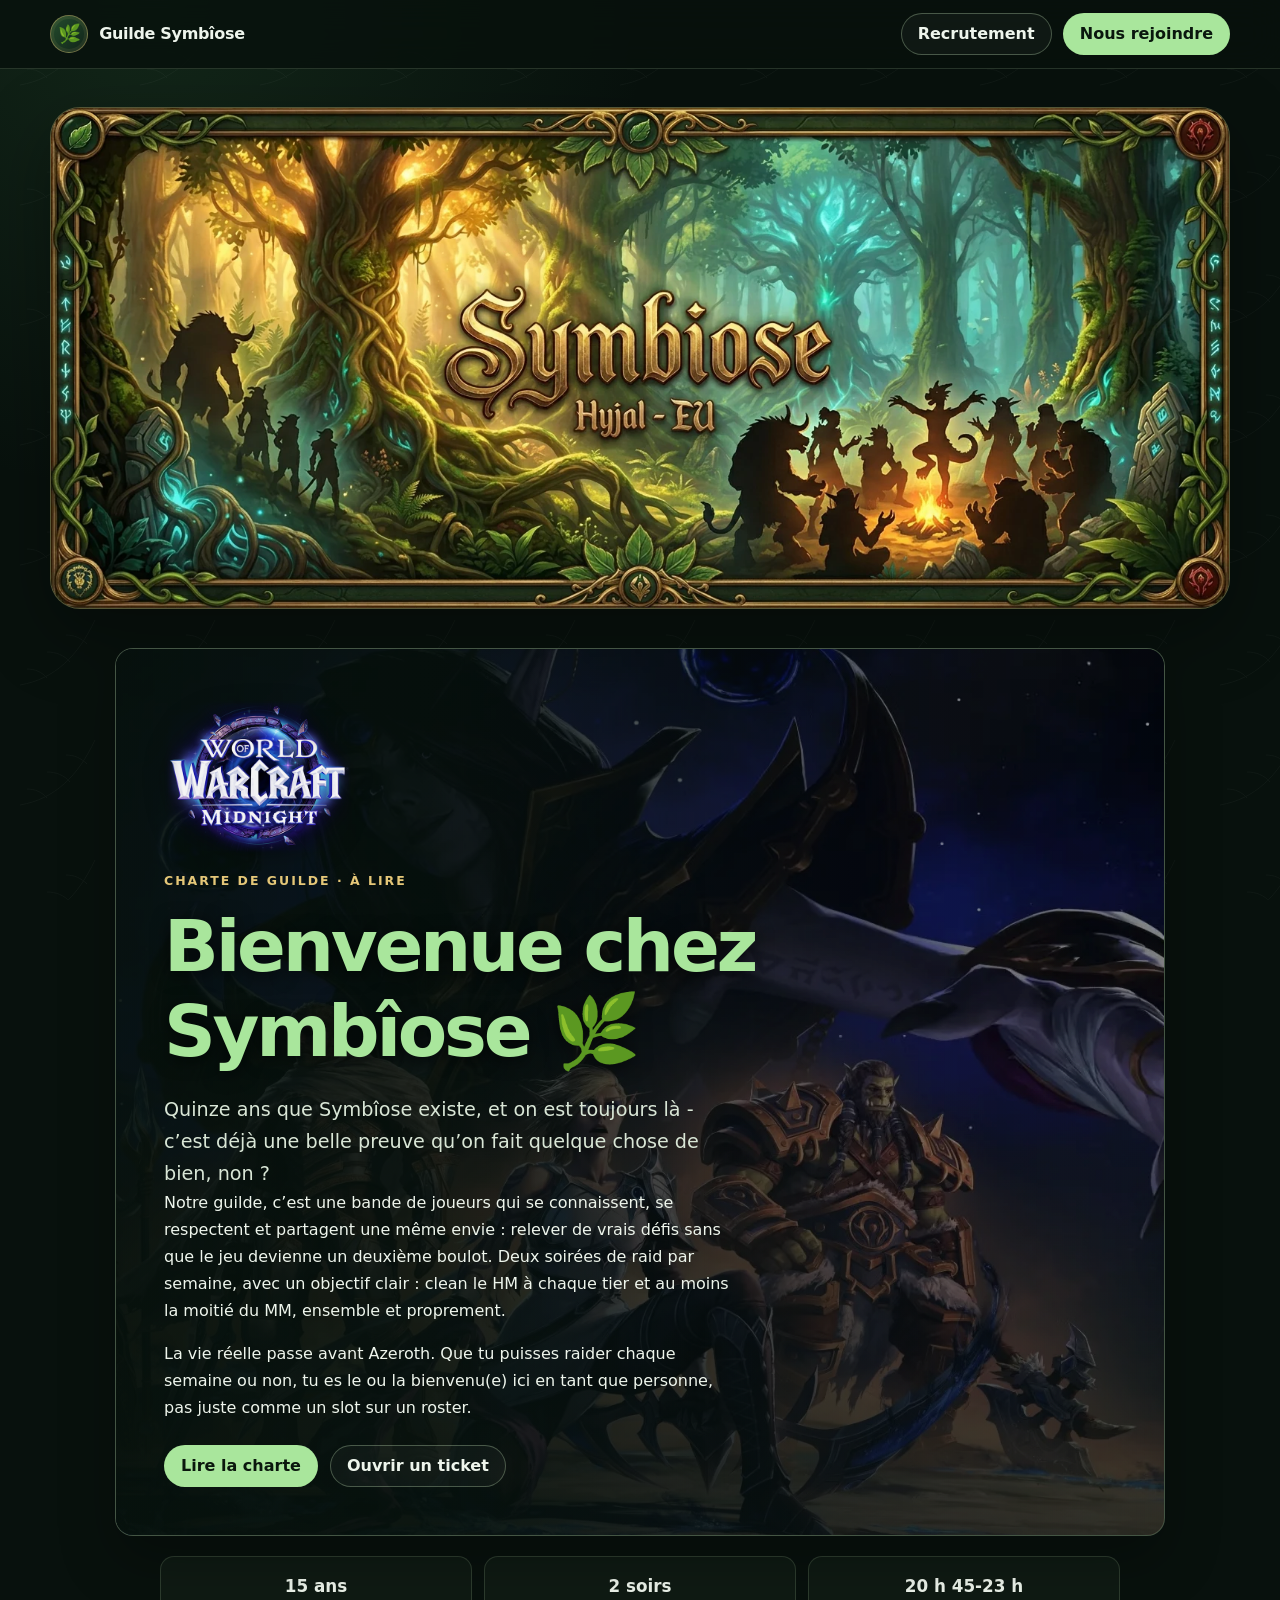
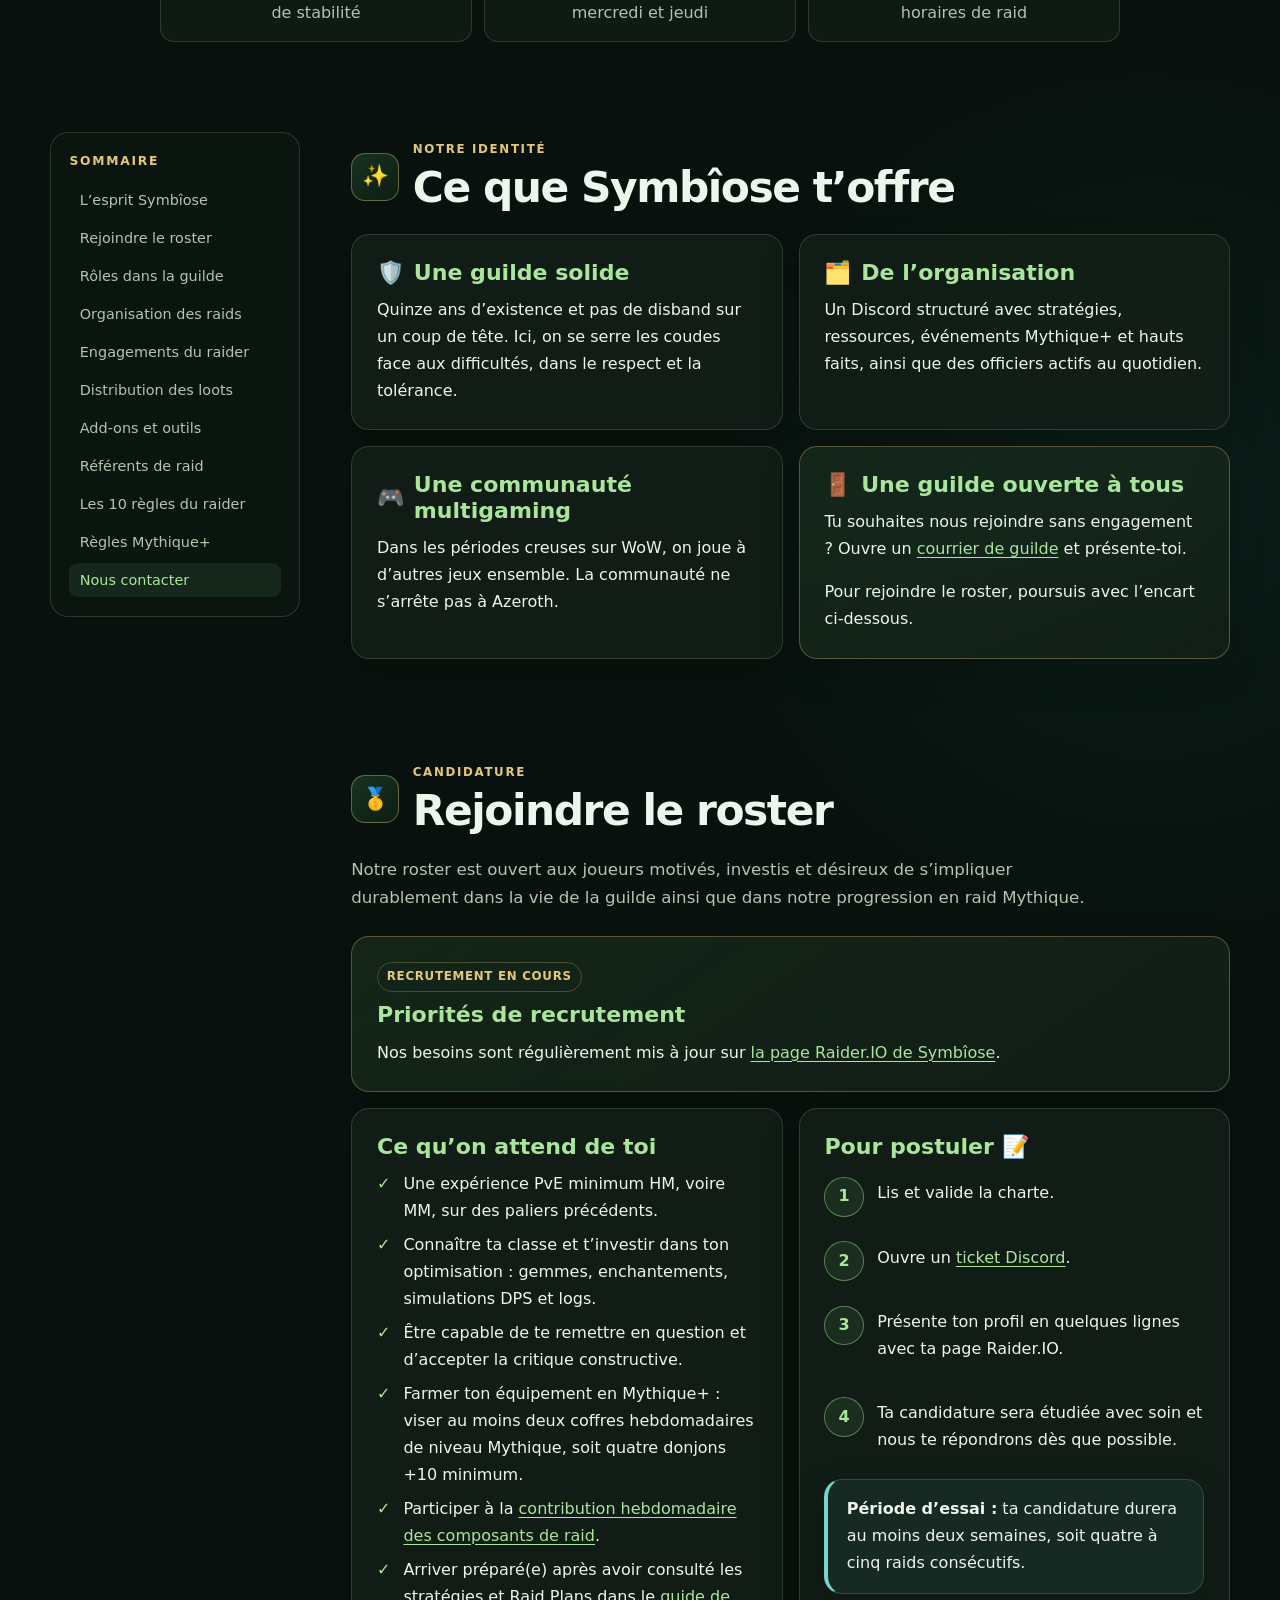
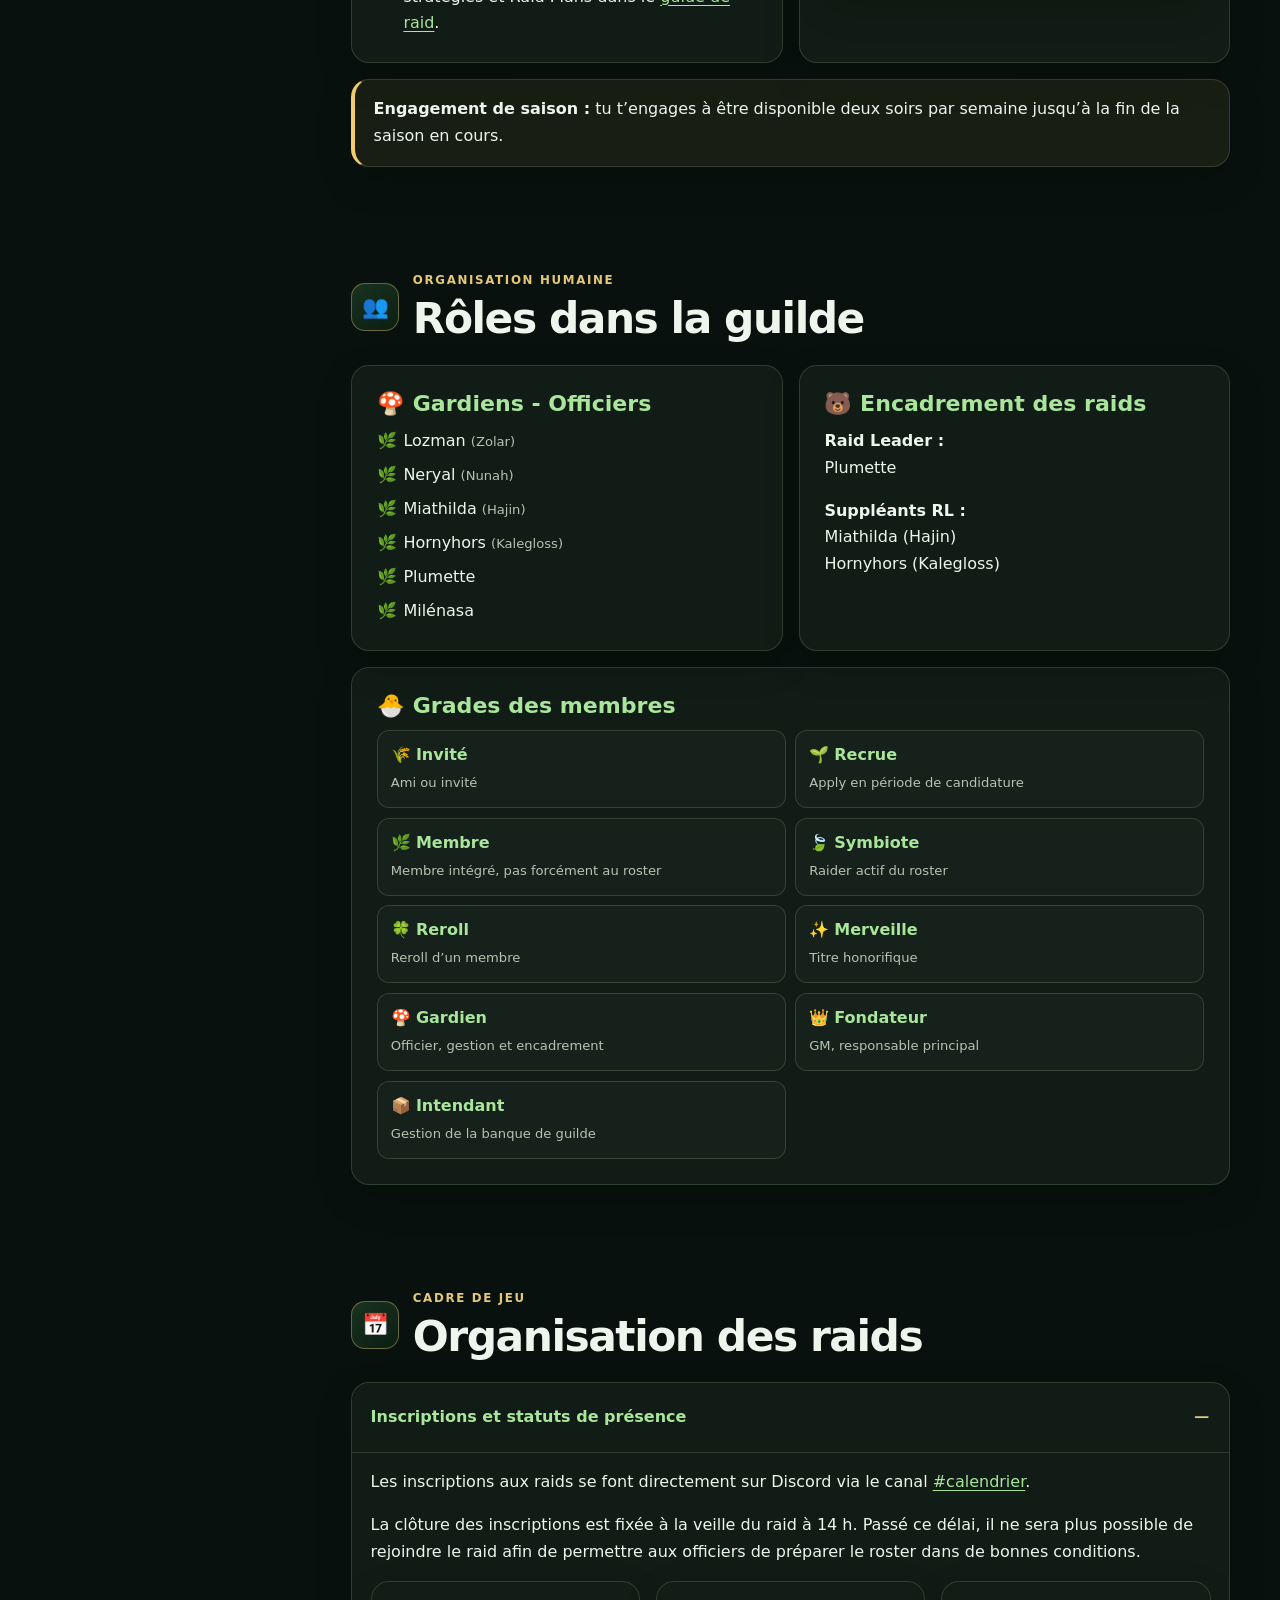
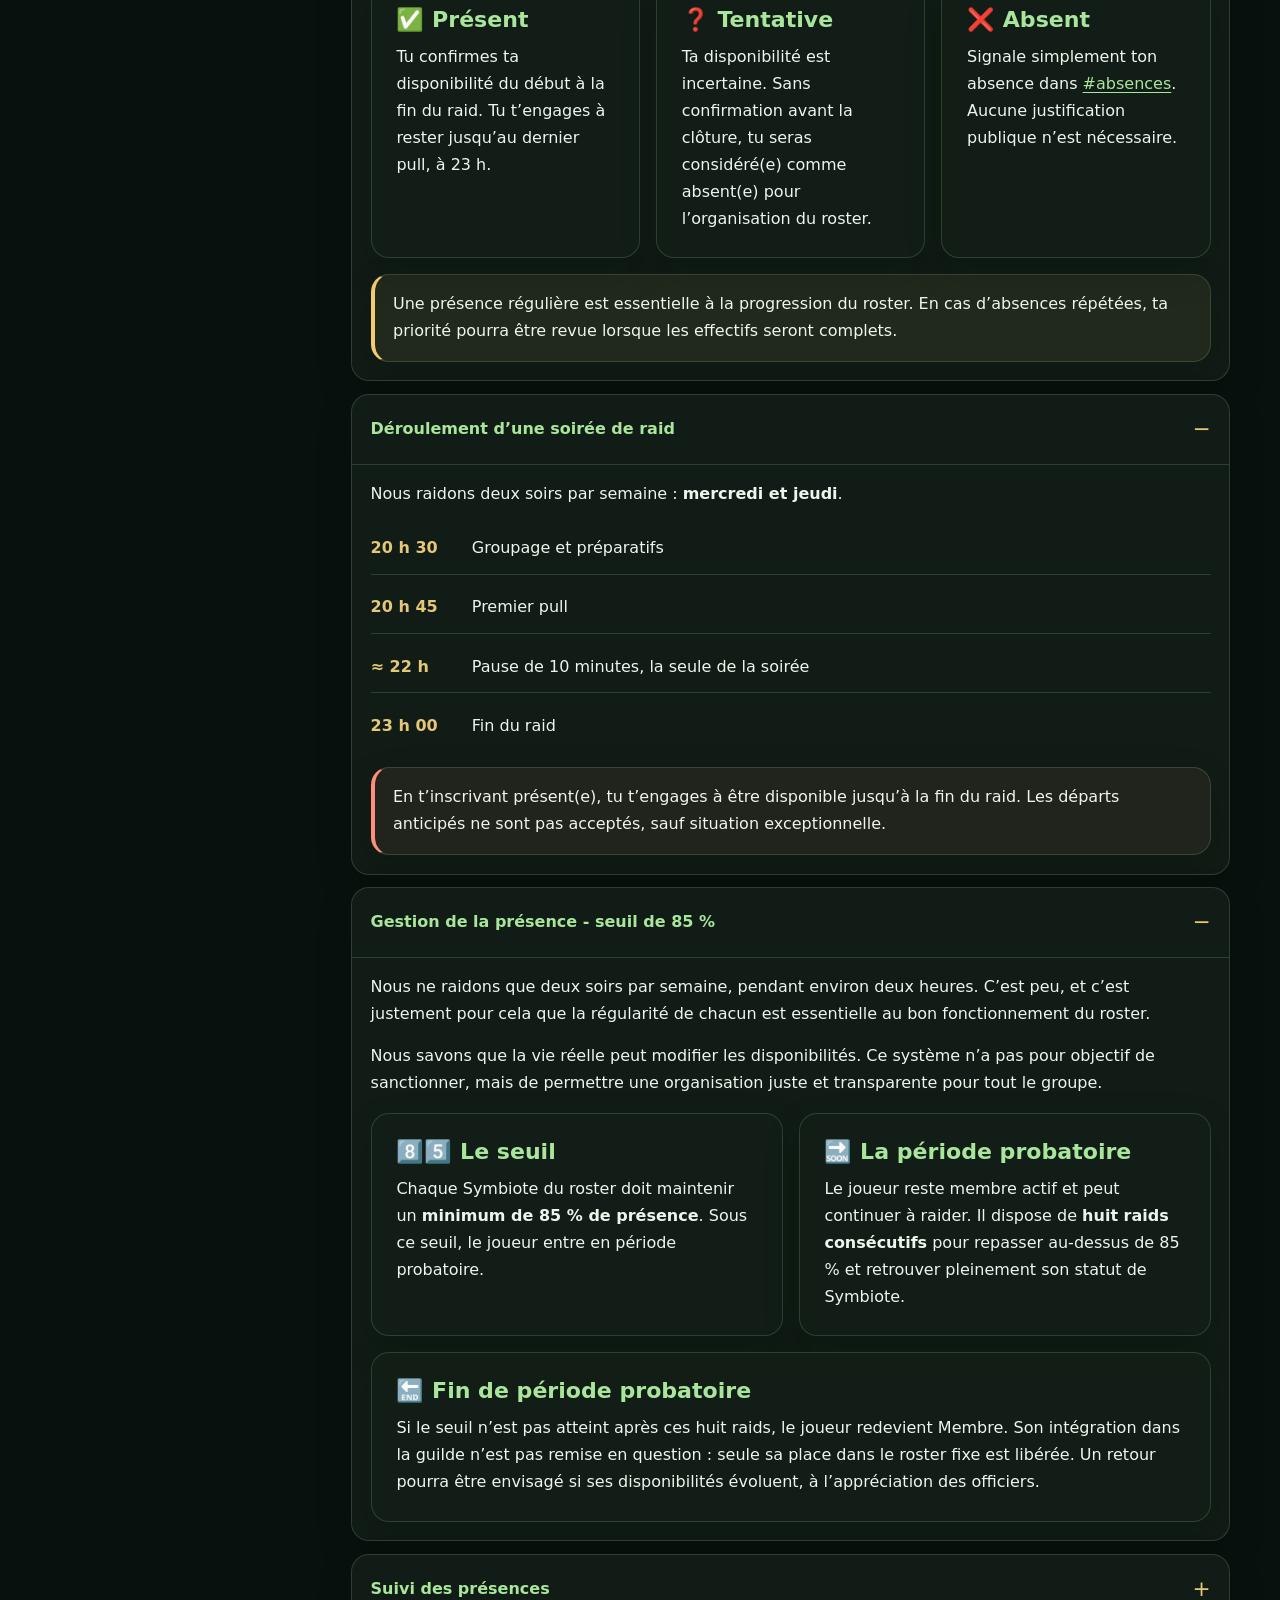
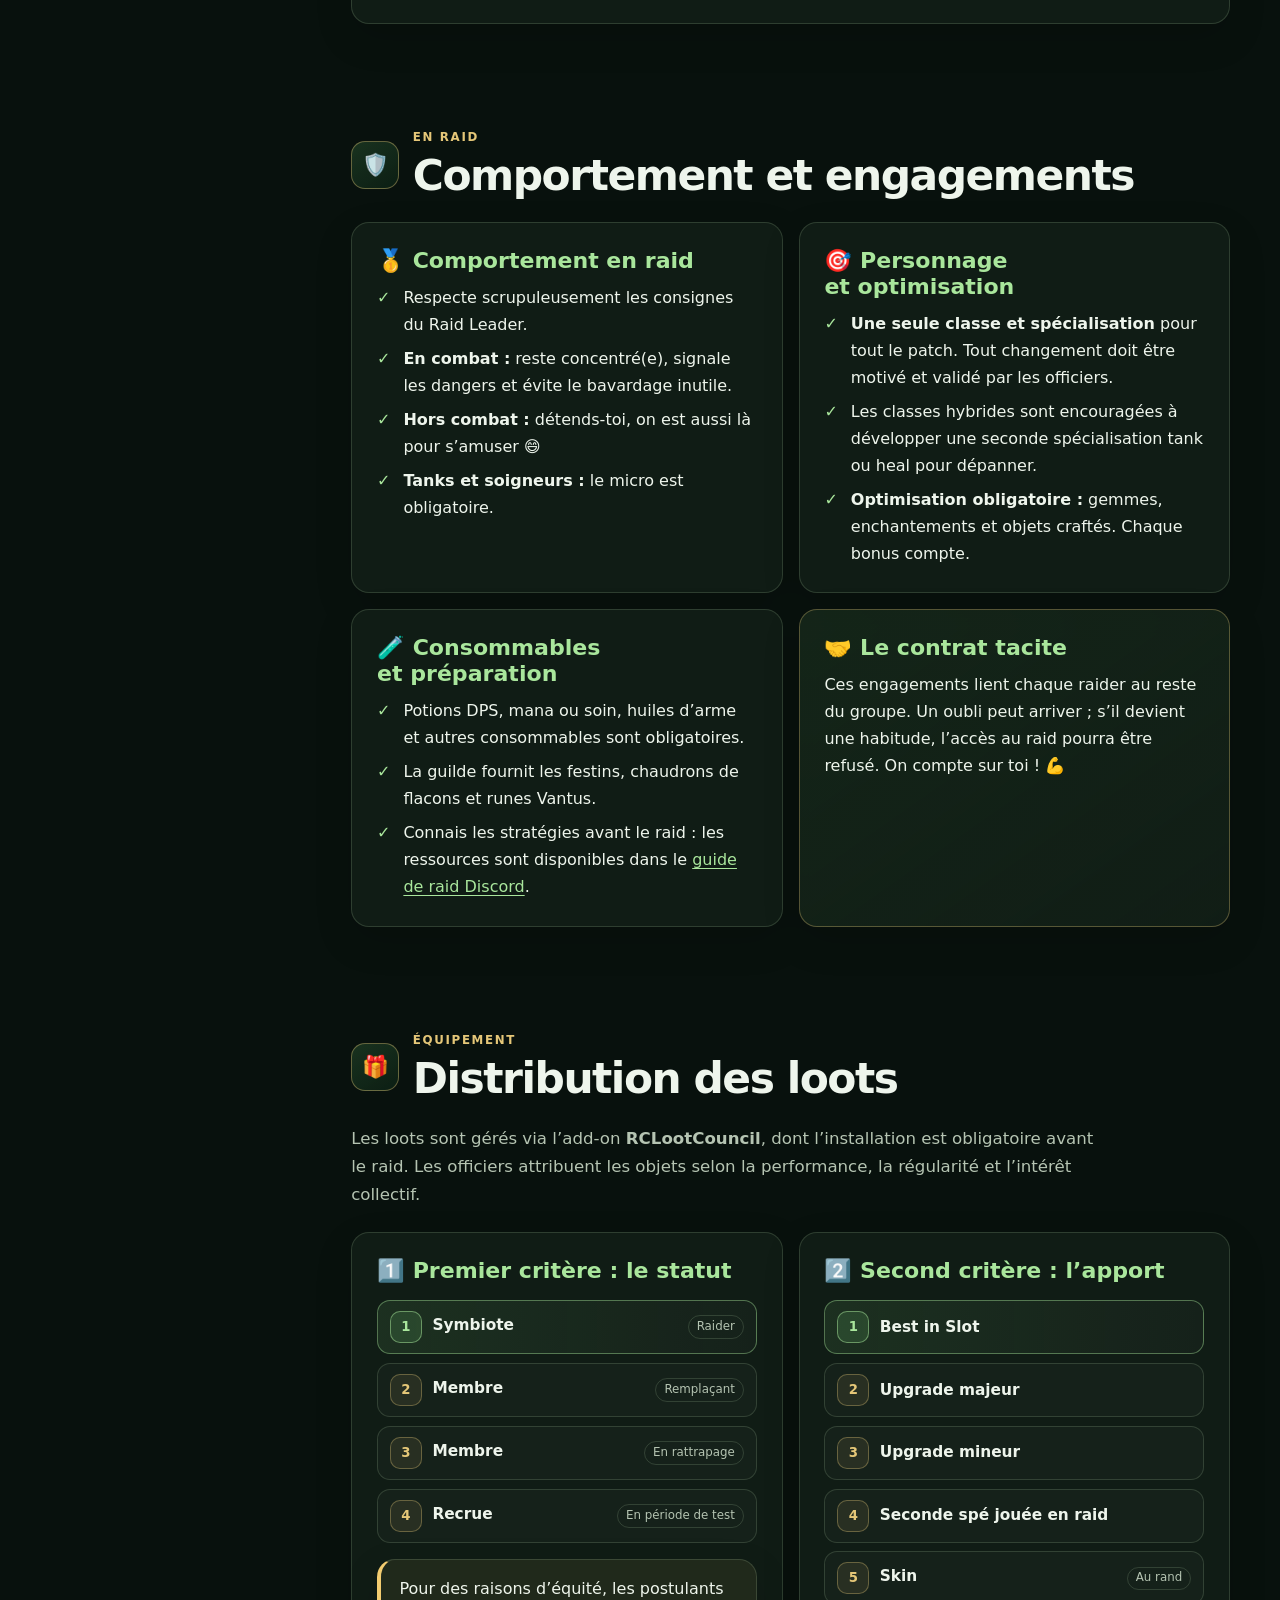
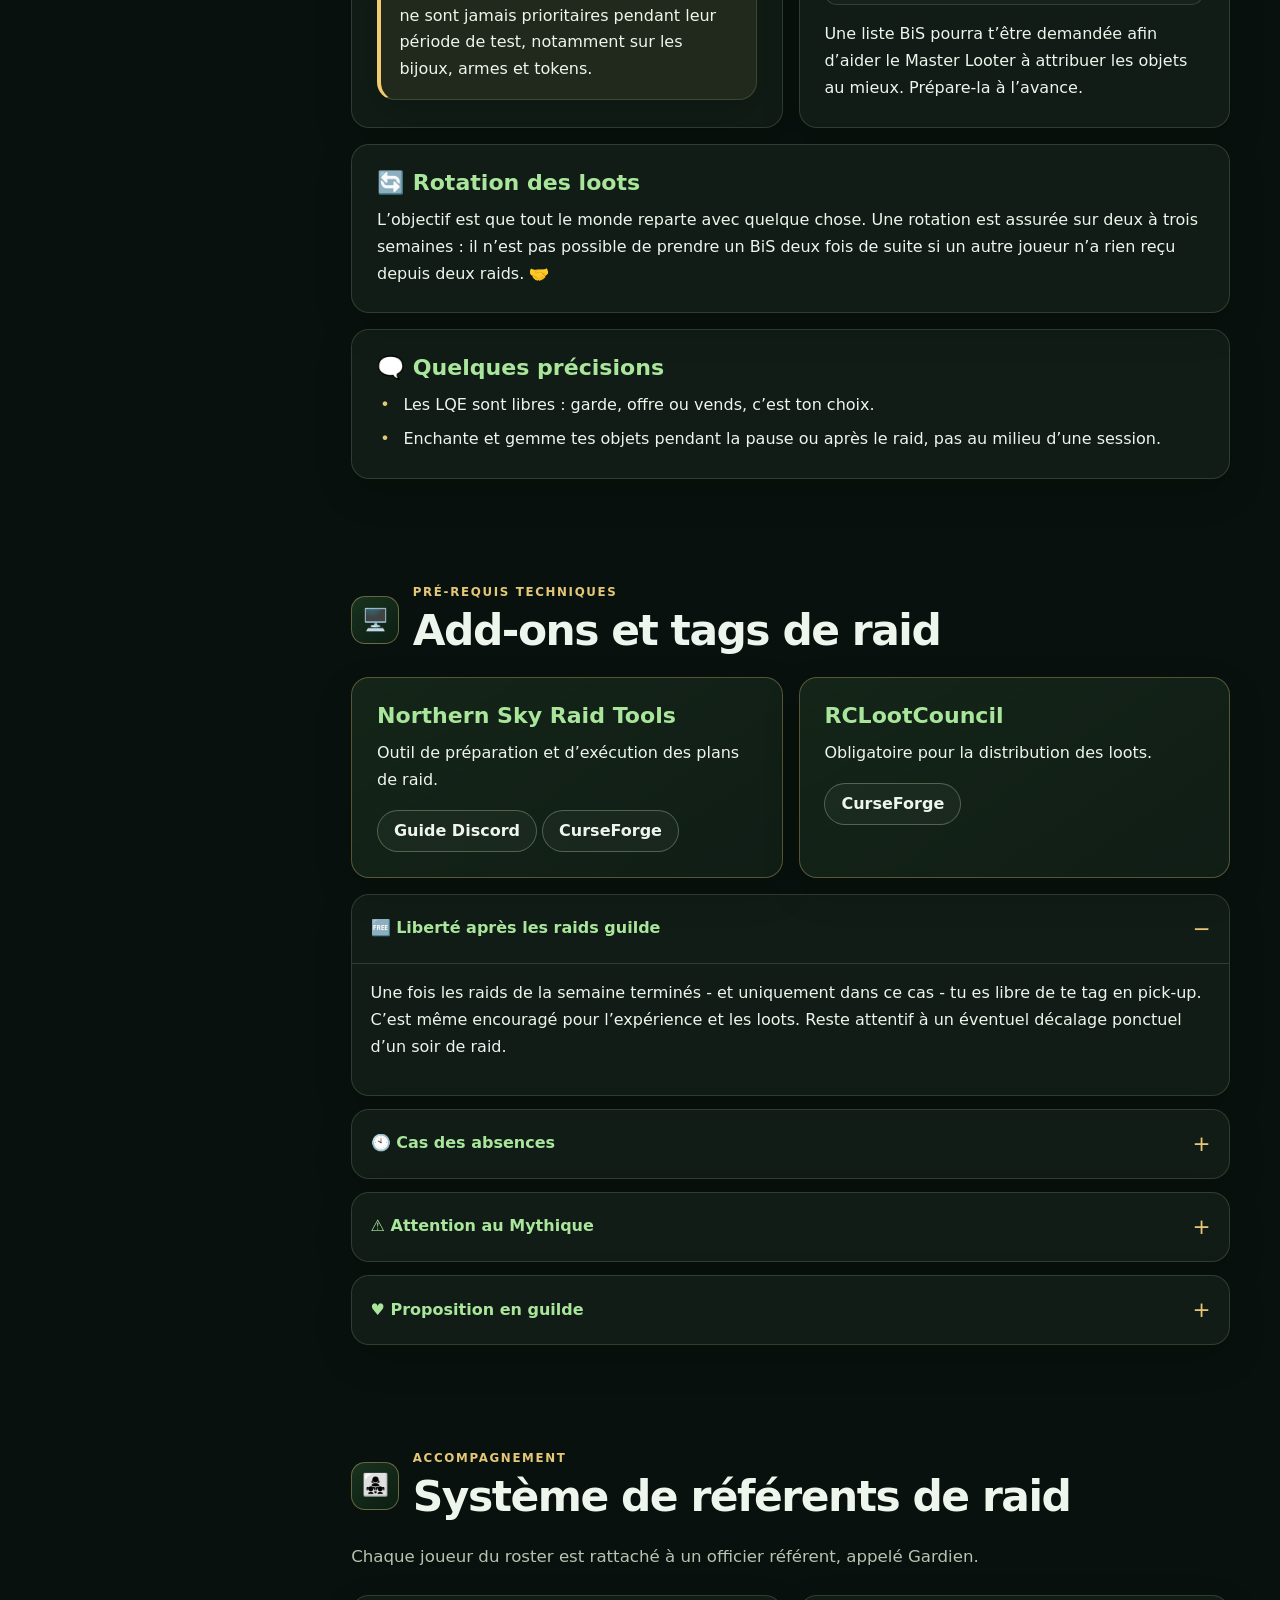
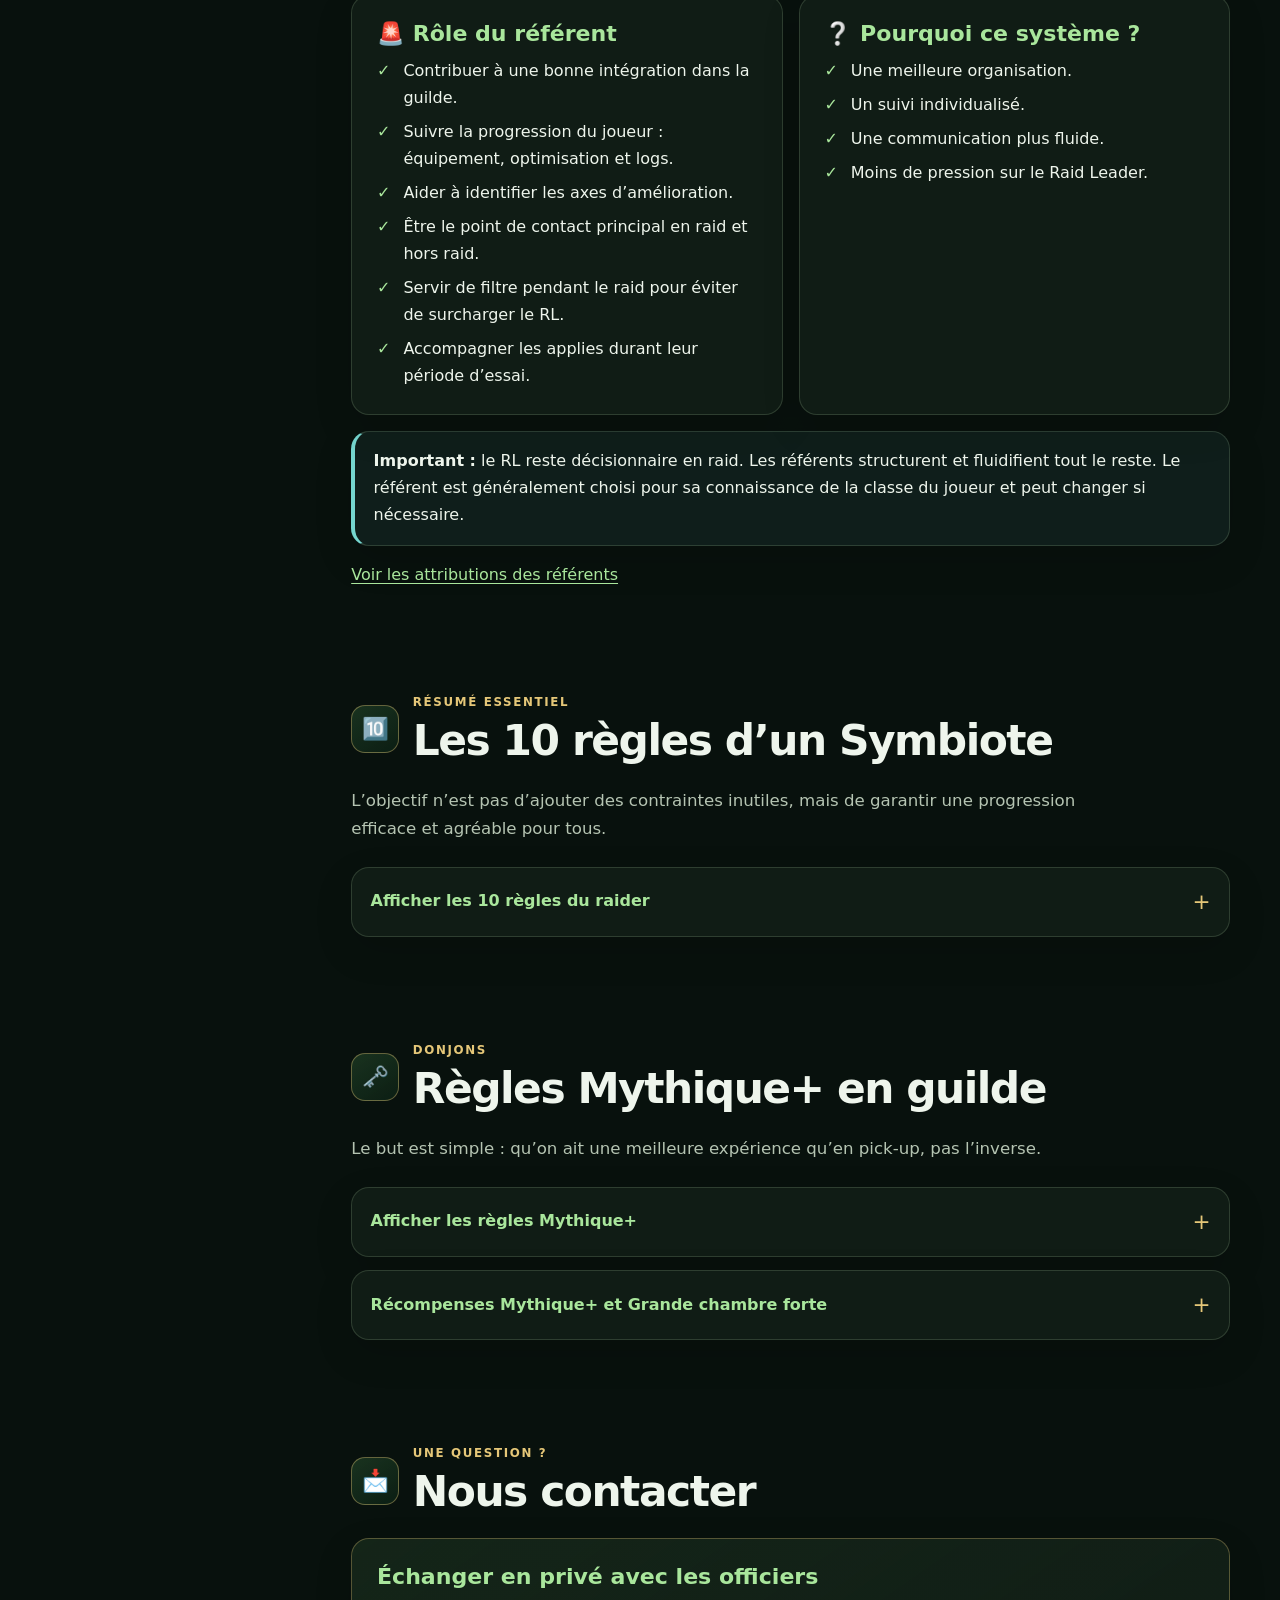
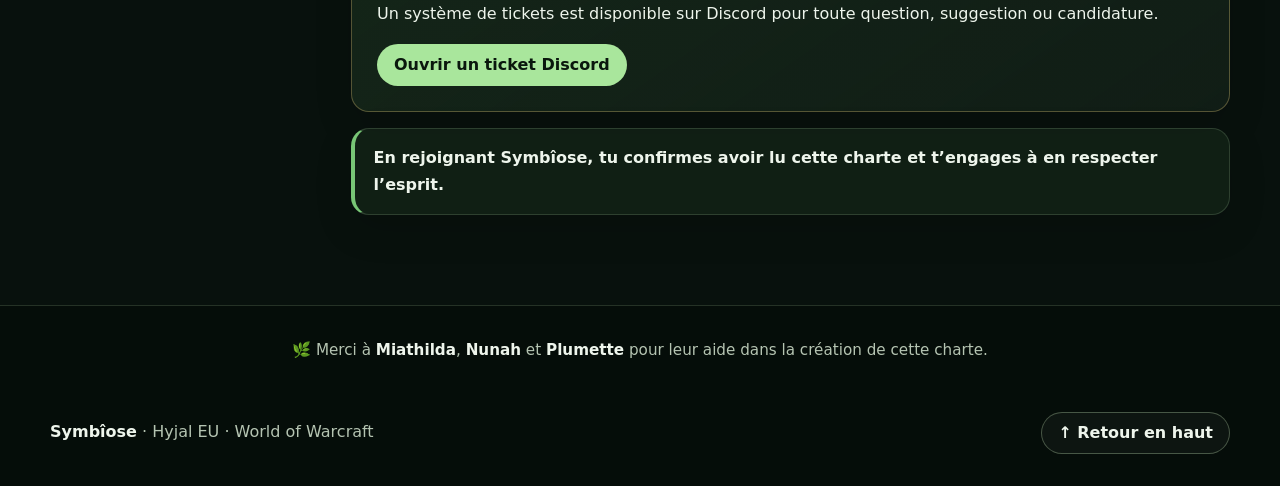
<file: index.html>
<!doctype html>
<html lang="fr">
<head>
  <meta charset="utf-8">
  <meta name="viewport" content="width=device-width, initial-scale=1">
  <meta http-equiv="refresh" content="0; url=charte.html">
  <link rel="canonical" href="charte.html">
  <title>Symbîose - Charte de guilde</title>
  <script>window.location.replace("charte.html");</script>
</head>
<body>
  <p>Redirection vers la <a href="charte.html">charte de la guilde Symbîose</a>…</p>
</body>
</html>
</file>
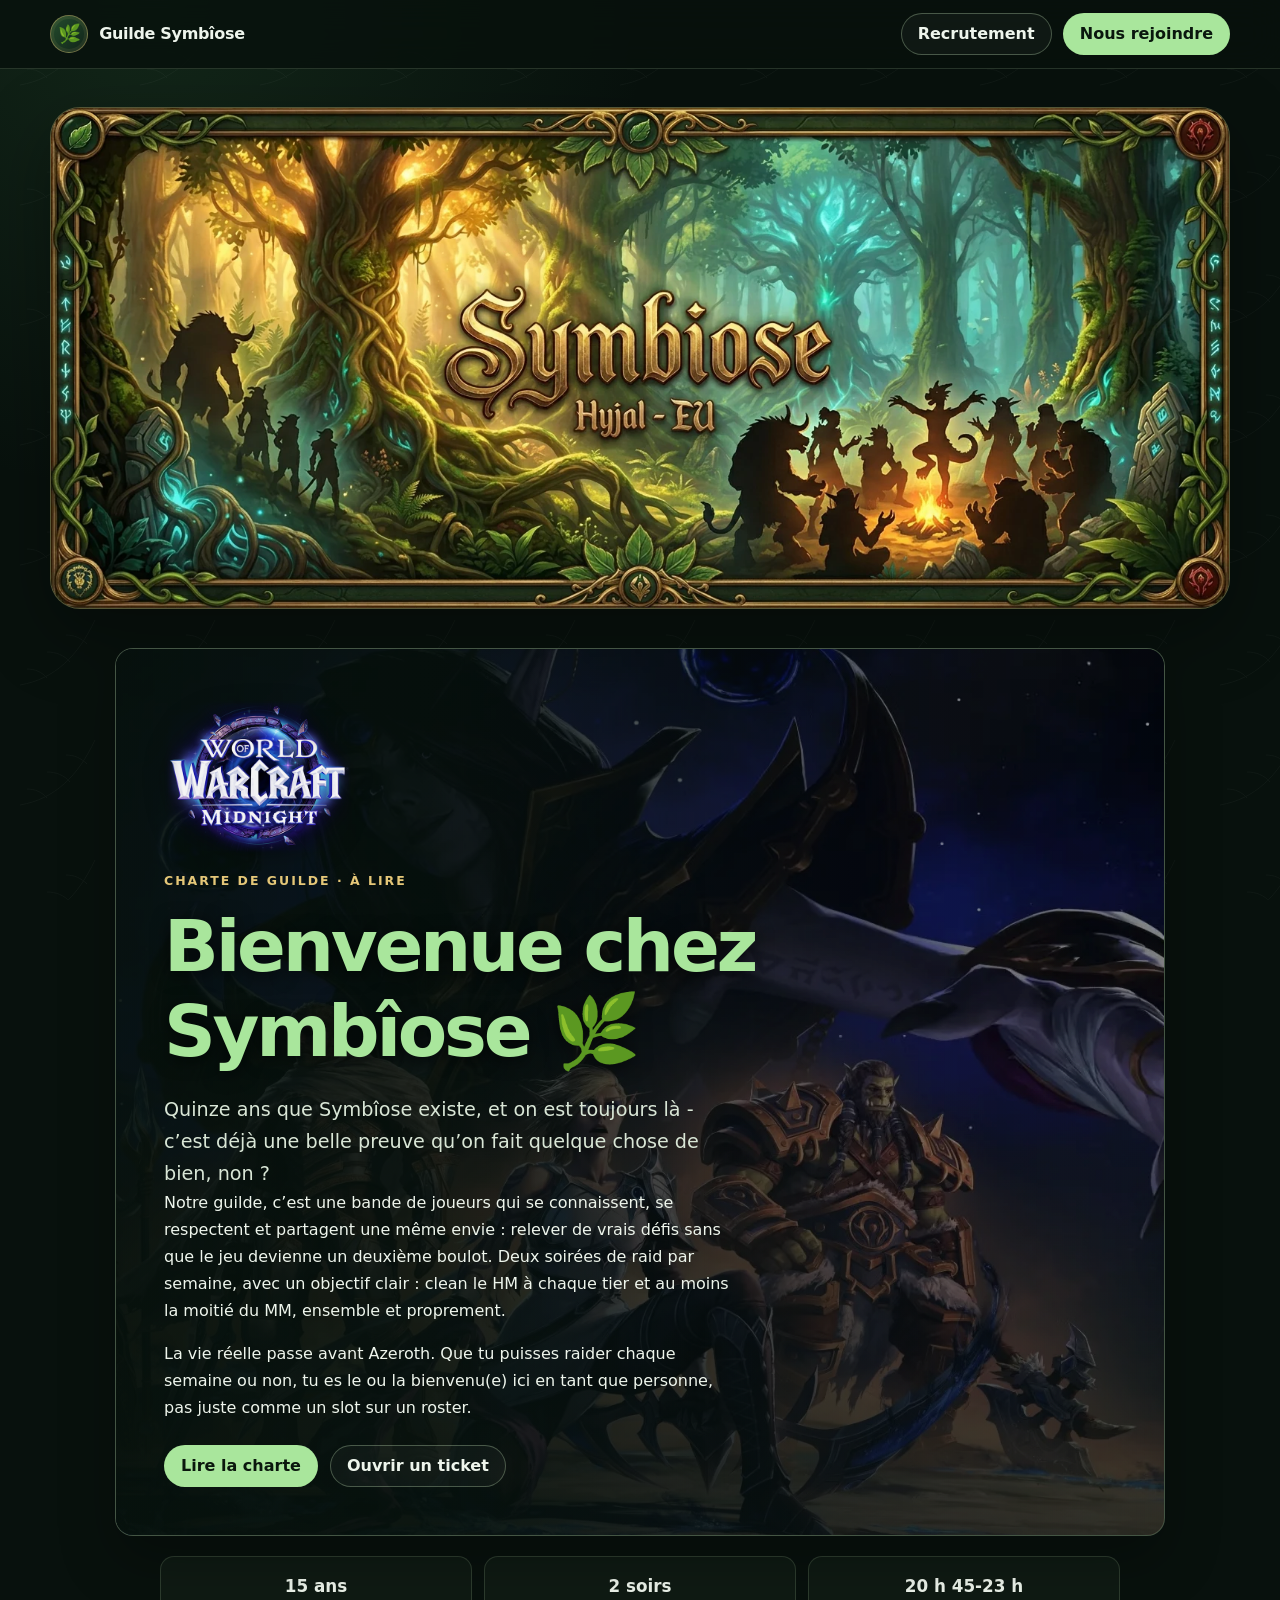
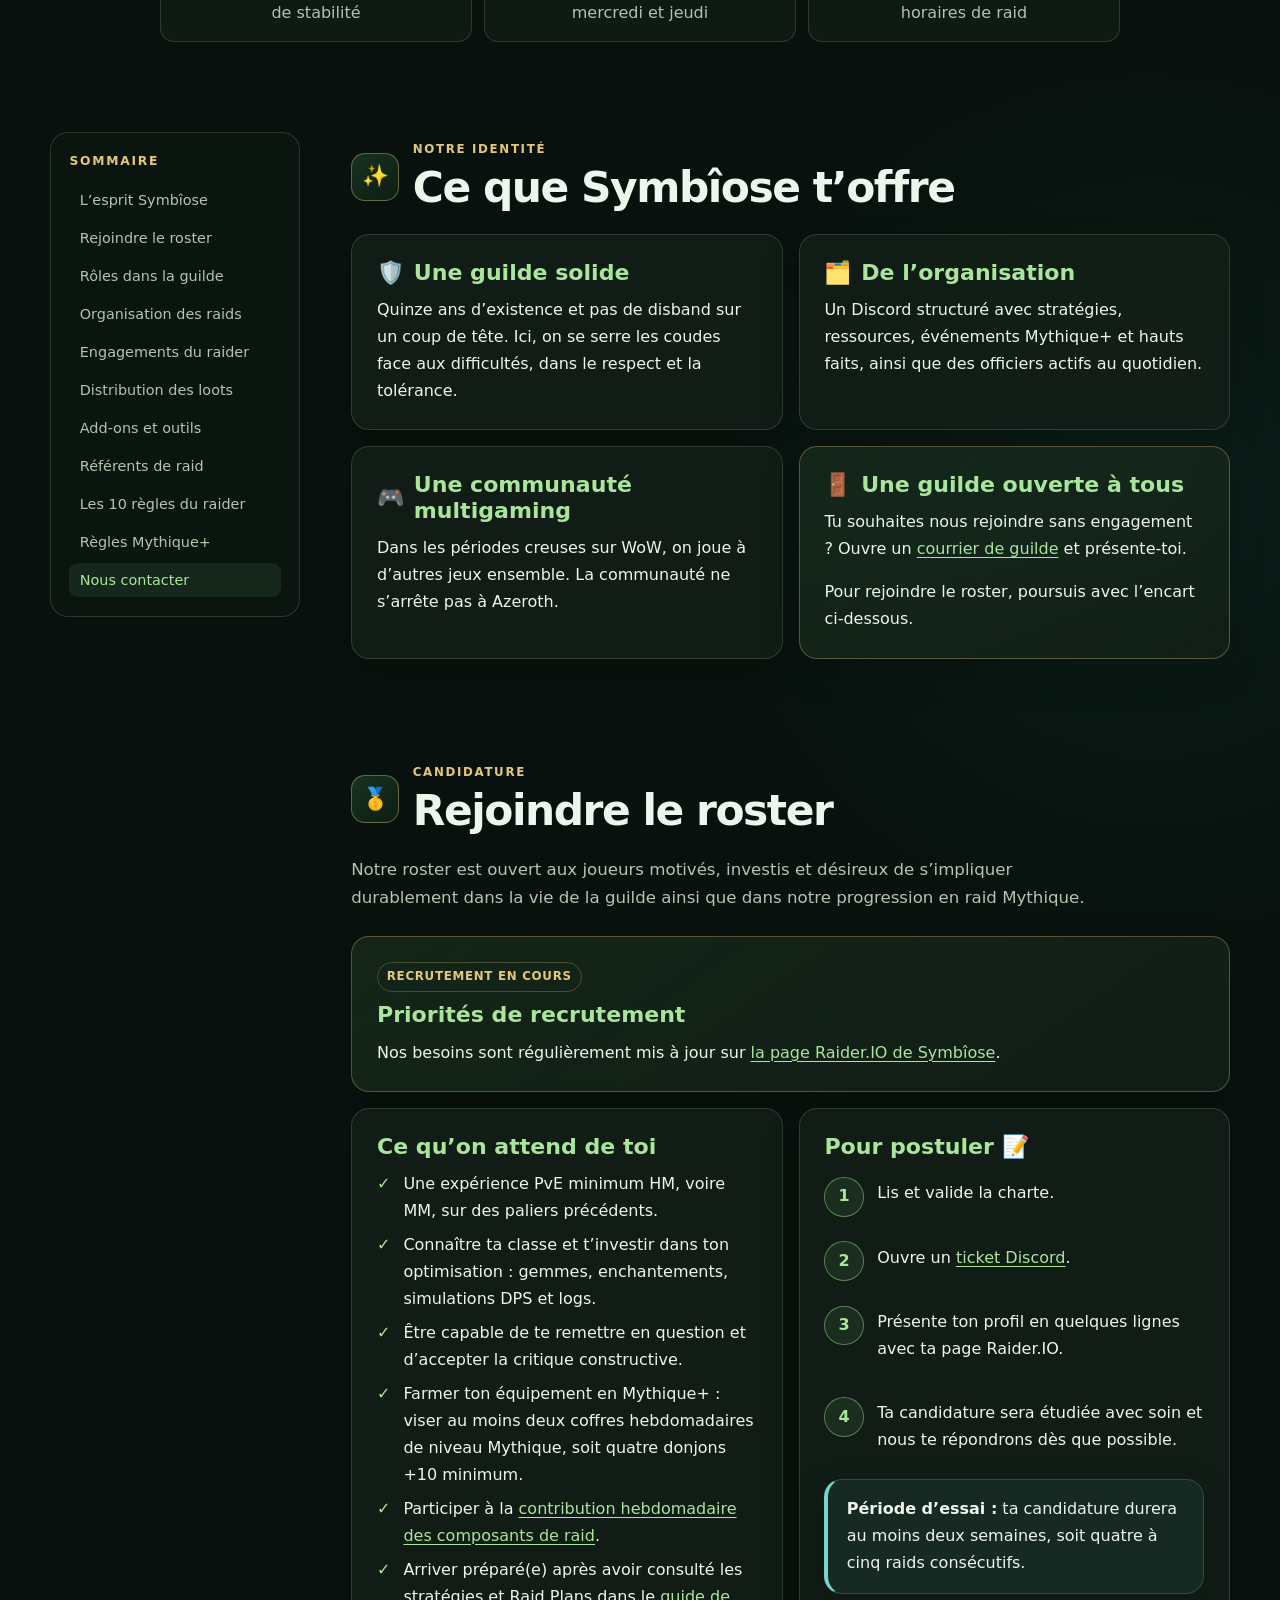
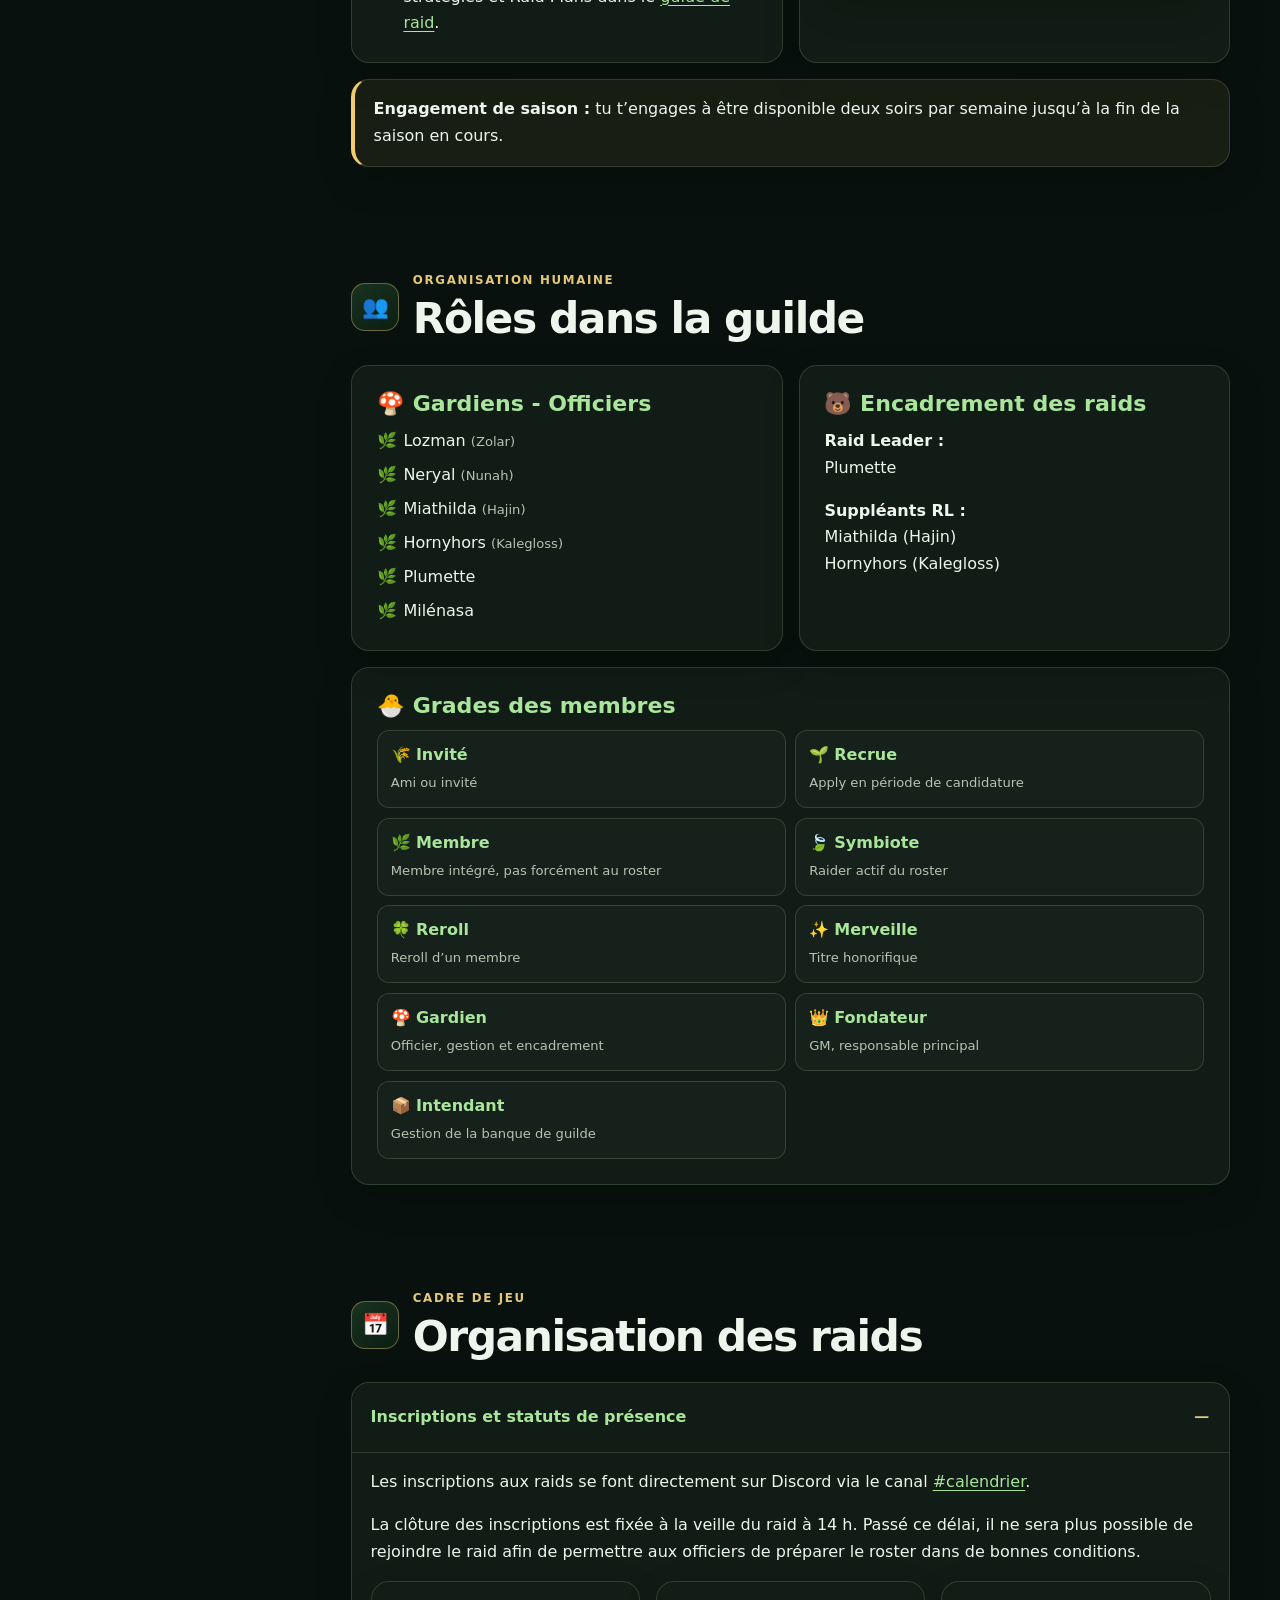
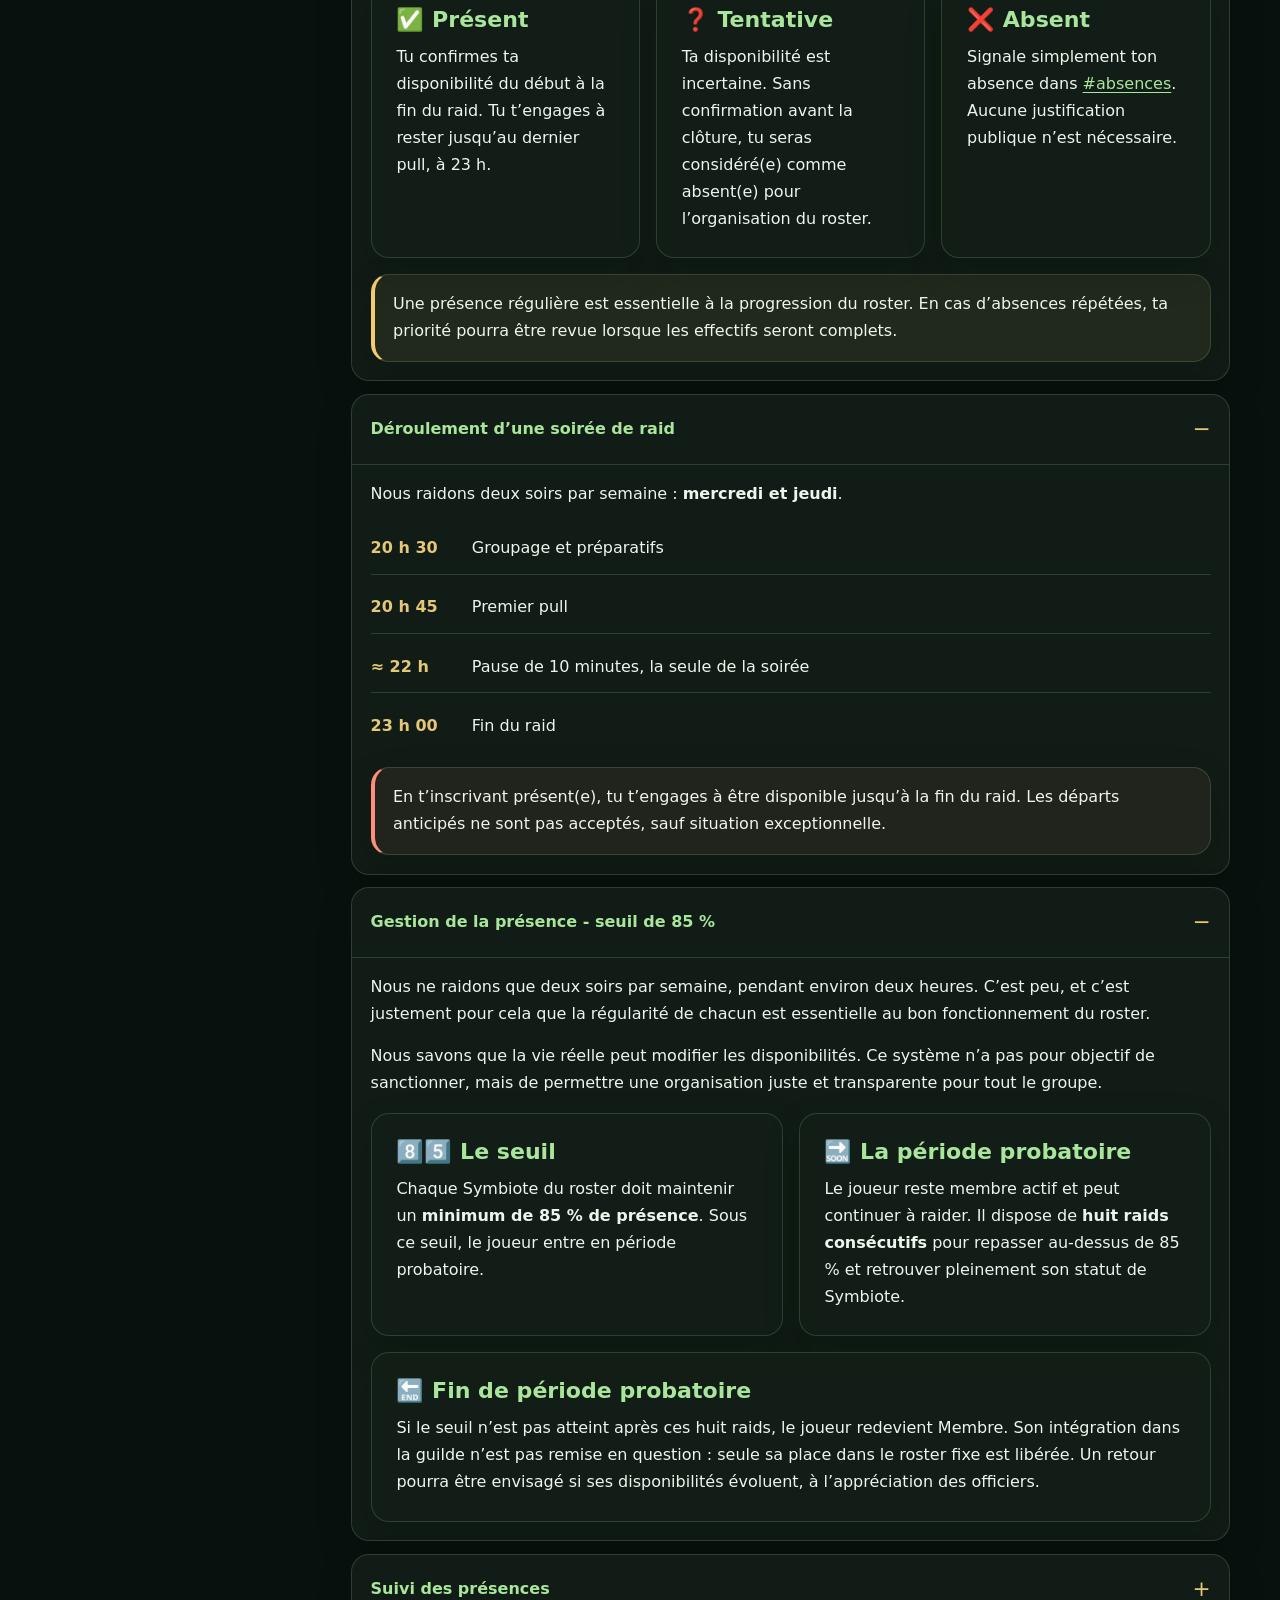
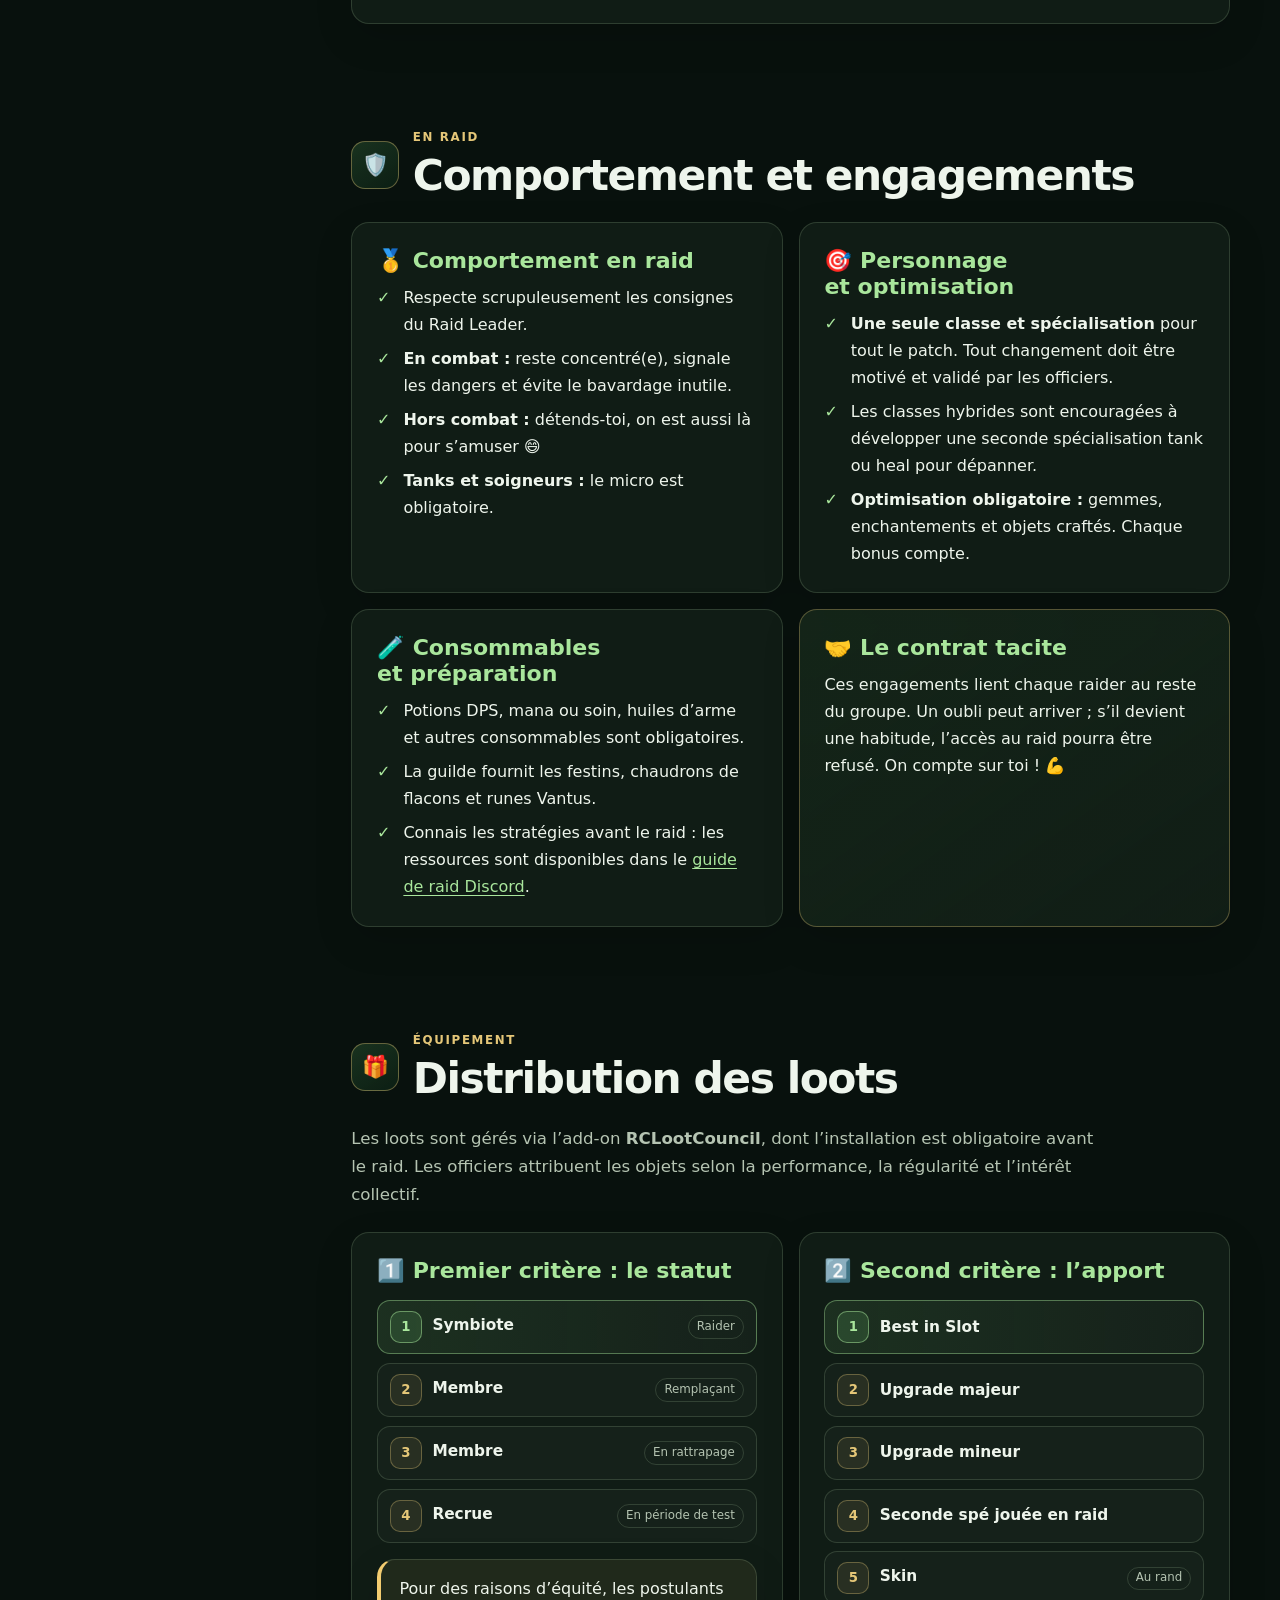
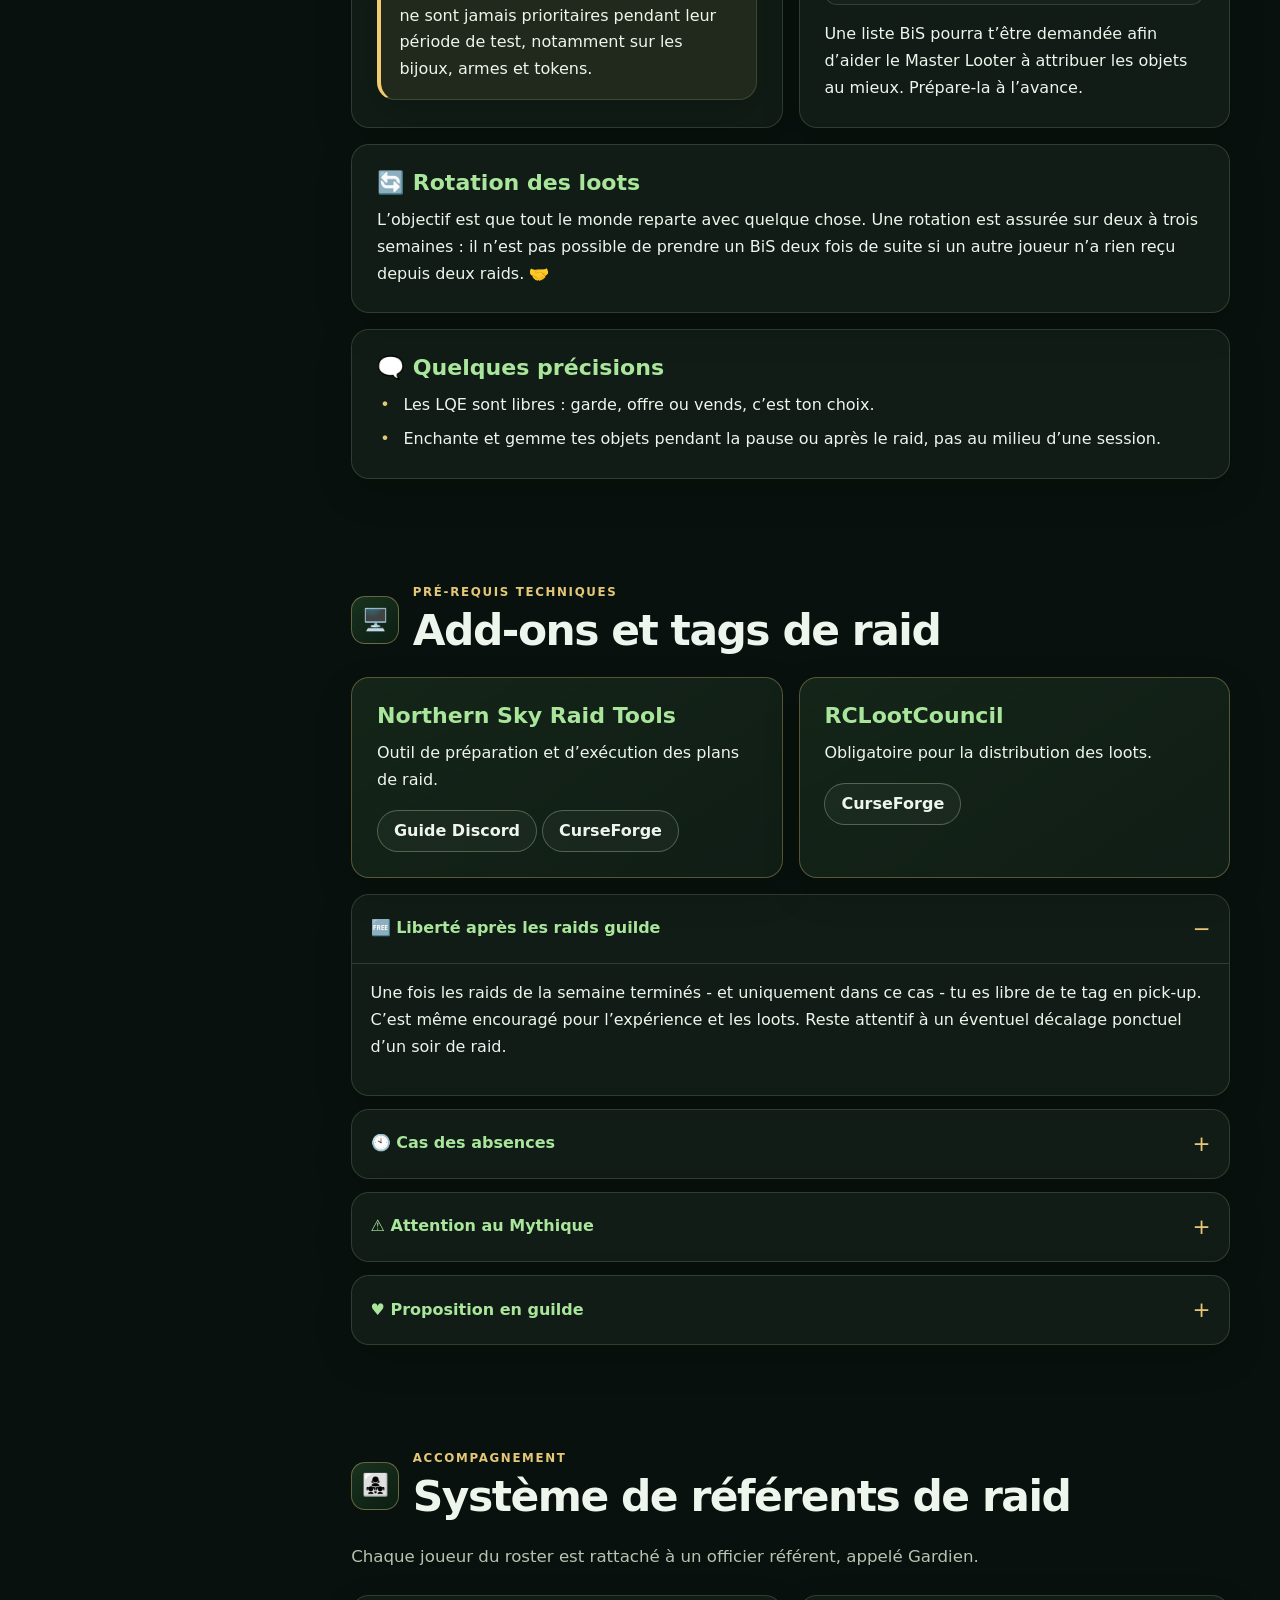
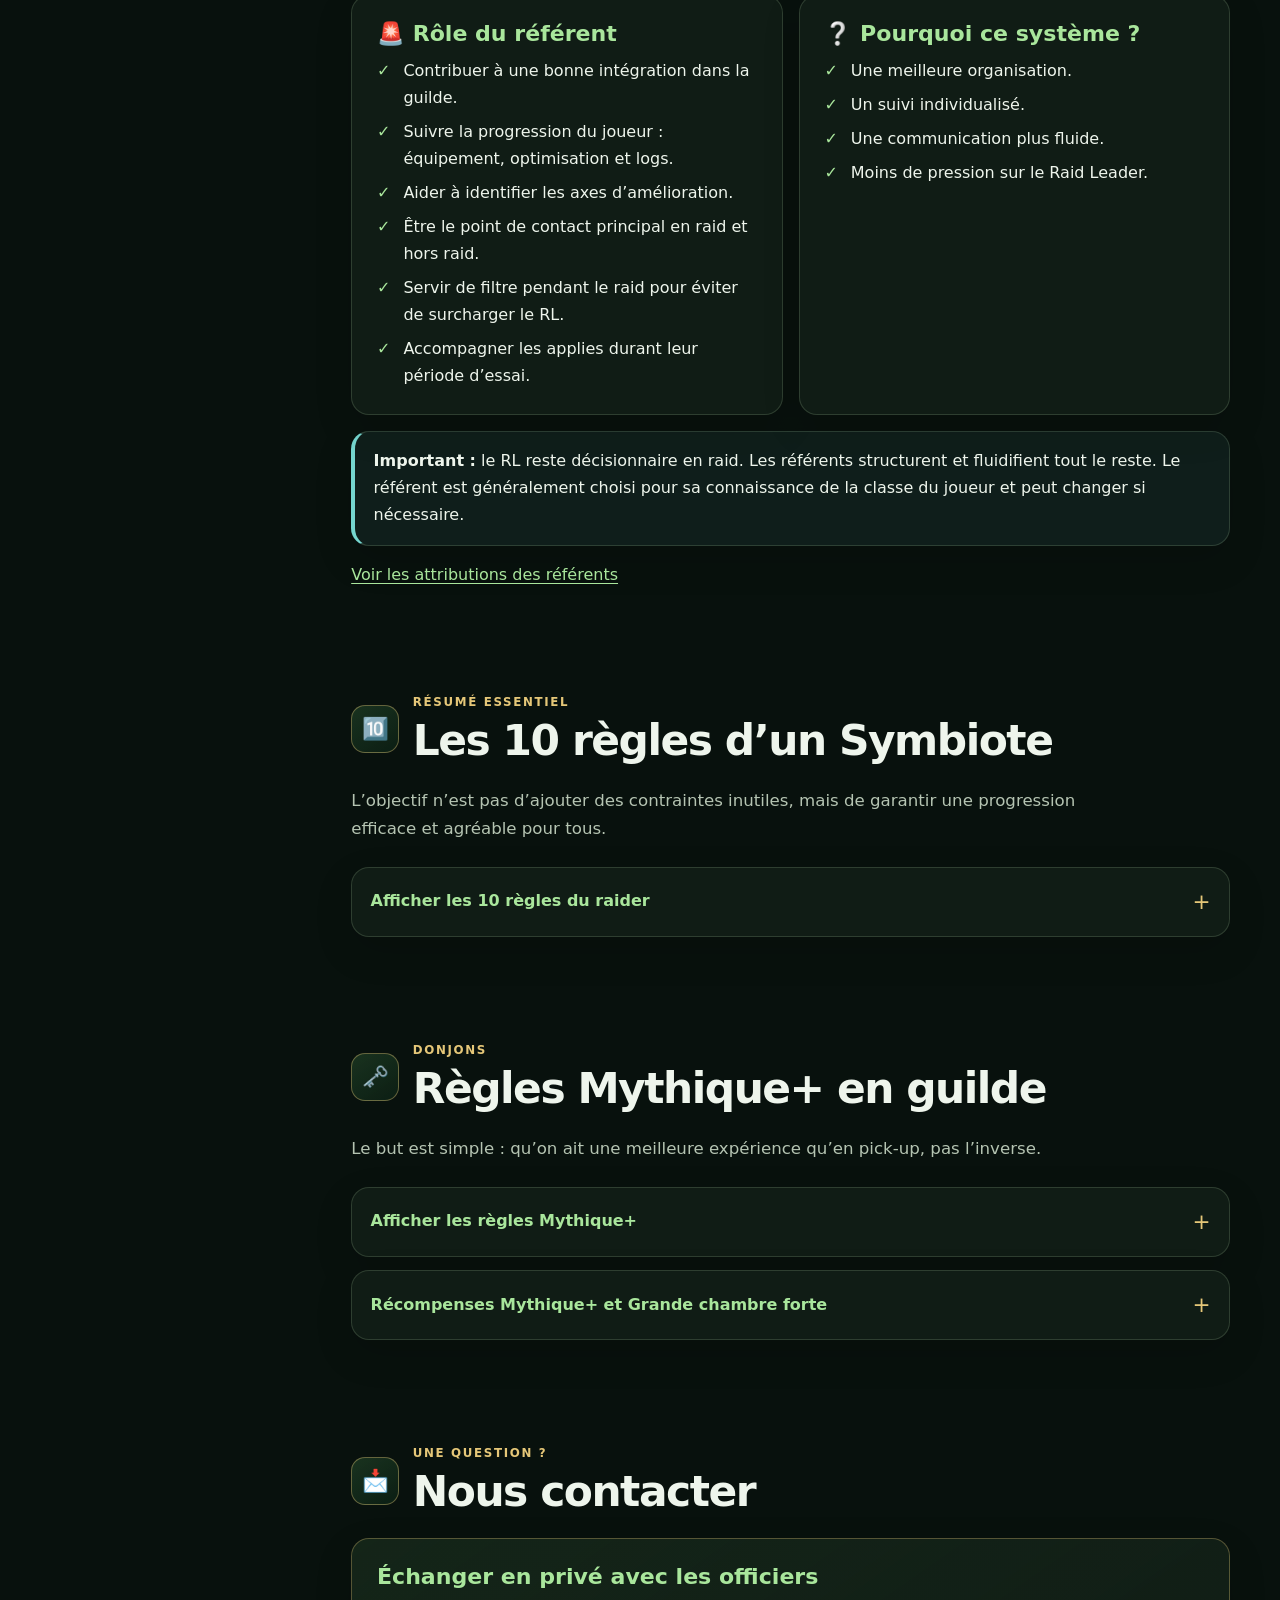
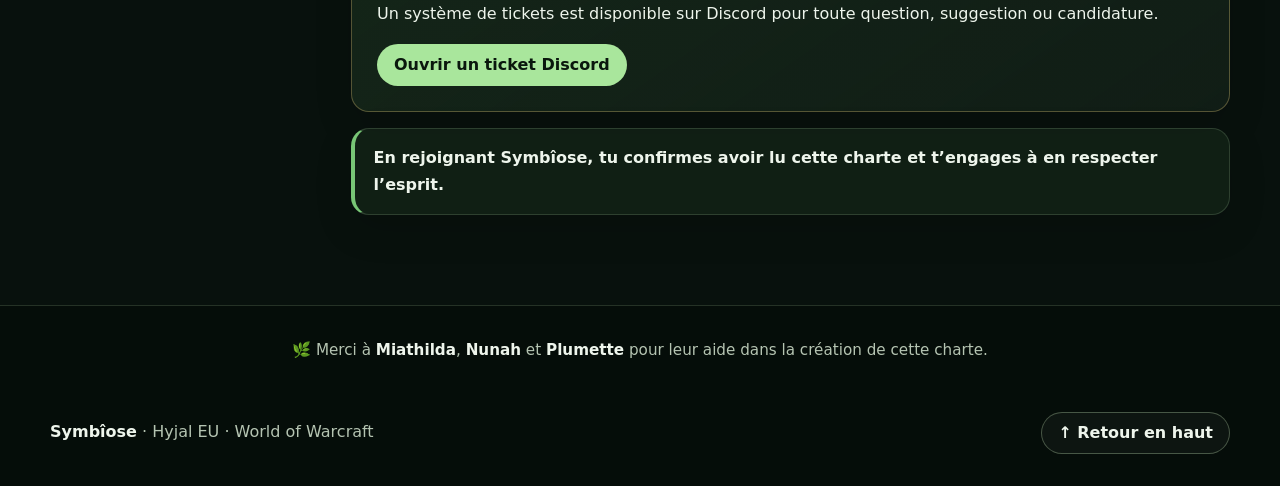
<file: charte.html>
<!doctype html>
<html lang="fr">
<head>
  <meta charset="utf-8">
  <meta name="viewport" content="width=device-width, initial-scale=1">
  <meta name="description" content="Charte officielle de la guilde World of Warcraft Symbîose - Hyjal EU.">
  <meta name="theme-color" content="#08110d">
  <title>Charte de guilde - Symbîose</title>
  <link rel="icon" type="image/png" href="assets/favicon.png">
  <link rel="stylesheet" href="assets/styles.css">
  <script src="assets/links.js" defer></script>
  <script src="assets/main.js" defer></script>
</head>
<body id="top">
  <a class="skip-link" href="#contenu">Aller au contenu</a>

  <header class="site-header">
    <div class="header-inner">
      <a class="brand" href="#top" aria-label="Symbîose - retour en haut">
        <span class="brand-mark" aria-hidden="true">🌿</span>
        <span class="brand-text">Guilde Symbîose</span>
      </a>
      <nav class="header-actions" aria-label="Actions principales">
        <a class="header-link" data-link="recruitment" href="#">Recrutement</a>
        <a class="button button-primary" data-link="ticket" href="#">Nous rejoindre</a>
      </nav>
    </div>
  </header>

  <main id="contenu">
    <section class="hero" aria-labelledby="titre-charte">
      <div class="hero-art-frame">
        <picture>
          <source srcset="assets/logo.webp" type="image/webp">
          <img class="hero-art" src="assets/logo.png" width="1584" height="672" alt="Symbîose, guilde World of Warcraft sur Hyjal EU, réunie dans une forêt fantastique" fetchpriority="high">
        </picture>
      </div>

      <div class="hero-copy midnight-welcome">
          <img
            class="midnight-welcome-logo"
            src="assets/midnight-logo.png"
            alt="World of Warcraft: Midnight"
            decoding="async"
          >
        <p class="eyebrow">Charte de guilde · À lire</p>
        <h1 id="titre-charte">Bienvenue chez Symbîose 🌿</h1>
        <p class="hero-lead">
          Quinze ans que Symbîose existe, et on est toujours là - c’est déjà une belle preuve qu’on fait quelque chose de bien, non ?
        </p>
        <p>
          Notre guilde, c’est une bande de joueurs qui se connaissent, se respectent et partagent une même envie : relever de vrais défis sans que le jeu devienne un deuxième boulot. Deux soirées de raid par semaine, avec un objectif clair : clean le HM à chaque tier et au moins la moitié du MM, ensemble et proprement.
        </p>
        <p>
          La vie réelle passe avant Azeroth. Que tu puisses raider chaque semaine ou non, tu es le ou la bienvenu(e) ici en tant que personne, pas juste comme un slot sur un roster.
        </p>
        <div class="hero-actions">
          <a class="button button-primary" href="#rejoindre">Lire la charte</a>
          <a class="button" data-link="ticket" href="#">Ouvrir un ticket</a>
        </div>
      </div>

      <div class="quick-facts" aria-label="Informations principales">
        <div class="quick-fact"><strong>15 ans</strong>de stabilité</div>
        <div class="quick-fact"><strong>2 soirs</strong>mercredi et jeudi</div>
        <div class="quick-fact"><strong>20 h 45-23 h</strong>horaires de raid</div>
      </div>
    </section>

    <div class="page-layout">
      <aside class="toc" aria-label="Sommaire de la charte">
        <p class="toc-title">Sommaire</p>
        <nav>
          <a href="#identite">L’esprit Symbîose</a>
          <a href="#rejoindre">Rejoindre le roster</a>
          <a href="#roles">Rôles dans la guilde</a>
          <a href="#organisation">Organisation des raids</a>
          <a href="#engagements">Engagements du raider</a>
          <a href="#loots">Distribution des loots</a>
          <a href="#outils">Add-ons et outils</a>
          <a href="#referents">Référents de raid</a>
          <a href="#regles-raider">Les 10 règles du raider</a>
          <a href="#mythique-plus">Règles Mythique+</a>
          <a href="#contact">Nous contacter</a>
        </nav>
      </aside>

      <div class="main-content">
        <details class="mobile-toc">
          <summary>Afficher le sommaire</summary>
          <nav aria-label="Sommaire mobile">
            <a href="#identite">L’esprit Symbîose</a>
            <a href="#rejoindre">Rejoindre le roster</a>
            <a href="#roles">Rôles dans la guilde</a>
            <a href="#organisation">Organisation des raids</a>
            <a href="#engagements">Engagements du raider</a>
            <a href="#loots">Distribution des loots</a>
            <a href="#outils">Add-ons et outils</a>
            <a href="#referents">Référents de raid</a>
            <a href="#regles-raider">Les 10 règles du raider</a>
            <a href="#mythique-plus">Règles Mythique+</a>
            <a href="#contact">Nous contacter</a>
          </nav>
        </details>

        <section class="charter-section" id="identite" aria-labelledby="titre-identite">
          <div class="section-heading">
            <span class="section-icon" aria-hidden="true">✨</span>
            <div>
              <p class="section-kicker">Notre identité</p>
              <h2 id="titre-identite">Ce que Symbîose t’offre</h2>
            </div>
          </div>

          <div class="card-grid">
            <article class="card">
              <h3 class="icon-title"><span aria-hidden="true">🛡️</span> Une guilde solide</h3>
              <p>Quinze ans d’existence et pas de disband sur un coup de tête. Ici, on se serre les coudes face aux difficultés, dans le respect et la tolérance.</p>
            </article>
            <article class="card">
              <h3 class="icon-title"><span aria-hidden="true">🗂️</span> De l’organisation</h3>
              <p>Un Discord structuré avec stratégies, ressources, événements Mythique+ et hauts faits, ainsi que des officiers actifs au quotidien.</p>
            </article>
            <article class="card">
              <h3 class="icon-title"><span aria-hidden="true">🎮</span> Une communauté multigaming</h3>
              <p>Dans les périodes creuses sur WoW, on joue à d’autres jeux ensemble. La communauté ne s’arrête pas à Azeroth.</p>
            </article>
            <article class="card card-accent">
              <h3 class="icon-title"><span aria-hidden="true">🚪</span> Une guilde ouverte à tous</h3>
              <p>Tu souhaites nous rejoindre sans engagement ? Ouvre un <a data-link="ticket" href="#">courrier de guilde</a> et présente-toi.</p>
              <p>Pour rejoindre le roster, poursuis avec l’encart ci-dessous.</p>
            </article>
          </div>
        </section>

        <section class="charter-section" id="rejoindre" aria-labelledby="titre-rejoindre">
          <div class="section-heading">
            <span class="section-icon" aria-hidden="true">🥇</span>
            <div>
              <p class="section-kicker">Candidature</p>
              <h2 id="titre-rejoindre">Rejoindre le roster</h2>
            </div>
          </div>

          <p class="section-intro">
            Notre roster est ouvert aux joueurs motivés, investis et désireux de s’impliquer durablement dans la vie de la guilde ainsi que dans notre progression en raid Mythique.
          </p>

          <div class="card-grid">
            <article class="card card-full card-accent">
              <span class="meta-label">Recrutement en cours</span>
              <h3>Priorités de recrutement</h3>
              <p>Nos besoins sont régulièrement mis à jour sur <a data-link="recruitment" href="#">la page Raider.IO de Symbîose</a>.</p>
            </article>

            <article class="card">
              <h3>Ce qu’on attend de toi</h3>
              <ul class="check-list">
                <li>Une expérience PvE minimum HM, voire MM, sur des paliers précédents.</li>
                <li>Connaître ta classe et t’investir dans ton optimisation : gemmes, enchantements, simulations DPS et logs.</li>
                <li>Être capable de te remettre en question et d’accepter la critique constructive.</li>
                <li>Farmer ton équipement en Mythique+ : viser au moins deux coffres hebdomadaires de niveau Mythique, soit quatre donjons +10 minimum.</li>
                <li>Participer à la <a data-link="contribution" data-placeholder-text="contribution hebdomadaire" href="#">contribution hebdomadaire des composants de raid</a>.</li>
                <li>Arriver préparé(e) après avoir consulté les stratégies et Raid Plans dans le <a data-link="raidGuide" href="#">guide de raid</a>.</li>
              </ul>
            </article>

            <article class="card">
              <h3>Pour postuler 📝</h3>
              <ol class="steps">
                <li>Lis et valide la charte.</li>
                <li>Ouvre un <a data-link="ticket" href="#">ticket Discord</a>.</li>
                <li>Présente ton profil en quelques lignes avec ta page Raider.IO.</li>
                <li>Ta candidature sera étudiée avec soin et nous te répondrons dès que possible.</li>
              </ol>
              <div class="callout callout-info">
                <strong>Période d’essai :</strong> ta candidature durera au moins deux semaines, soit quatre à cinq raids consécutifs.
              </div>
            </article>
          </div>

          <div class="callout callout-warning">
            <strong>Engagement de saison :</strong> tu t’engages à être disponible deux soirs par semaine jusqu’à la fin de la saison en cours.
          </div>
        </section>

        <section class="charter-section" id="roles" aria-labelledby="titre-roles">
          <div class="section-heading">
            <span class="section-icon" aria-hidden="true">👥</span>
            <div>
              <p class="section-kicker">Organisation humaine</p>
              <h2 id="titre-roles">Rôles dans la guilde</h2>
            </div>
          </div>

          <div class="role-columns">
            <article class="card">
              <h3>🍄 Gardiens - Officiers</h3>
              <ul class="role-list">
                <li data-icon="🌿">Lozman <span class="track">(Zolar)</span></li>
                <li data-icon="🌿">Neryal <span class="track">(Nunah)</span></li>
                <li data-icon="🌿">Miathilda <span class="track">(Hajin)</span></li>
                <li data-icon="🌿">Hornyhors <span class="track">(Kalegloss)</span></li>
                <li data-icon="🌿">Plumette</li>
                <li data-icon="🌿">Milénasa</li>
              </ul>
            </article>
            <article class="card">
              <h3>🐻 Encadrement des raids</h3>
              <p><strong>Raid Leader :</strong><br>Plumette</p>
              <p><strong>Suppléants RL :</strong><br>Miathilda (Hajin)<br>Hornyhors (Kalegloss)</p>
            </article>
          </div>

          <article class="card mt-1">
            <h3>🐣 Grades des membres</h3>
            <ul class="role-pill-list">
              <li>🌾 <strong>Invité</strong><br><span class="track">Ami ou invité</span></li>
              <li>🌱 <strong>Recrue</strong><br><span class="track">Apply en période de candidature</span></li>
              <li>🌿 <strong>Membre</strong><br><span class="track">Membre intégré, pas forcément au roster</span></li>
              <li>🍃 <strong>Symbiote</strong><br><span class="track">Raider actif du roster</span></li>
              <li>🍀 <strong>Reroll</strong><br><span class="track">Reroll d’un membre</span></li>
              <li>✨ <strong>Merveille</strong><br><span class="track">Titre honorifique</span></li>
              <li>🍄 <strong>Gardien</strong><br><span class="track">Officier, gestion et encadrement</span></li>
              <li>👑 <strong>Fondateur</strong><br><span class="track">GM, responsable principal</span></li>
              <li>📦 <strong>Intendant</strong><br><span class="track">Gestion de la banque de guilde</span></li>
            </ul>
          </article>
        </section>

        <section class="charter-section" id="organisation" aria-labelledby="titre-organisation">
          <div class="section-heading">
            <span class="section-icon" aria-hidden="true">📅</span>
            <div>
              <p class="section-kicker">Cadre de jeu</p>
              <h2 id="titre-organisation">Organisation des raids</h2>
            </div>
          </div>

          <details class="content-details" open>
            <summary>Inscriptions et statuts de présence</summary>
            <div class="details-body">
              <p>Les inscriptions aux raids se font directement sur Discord via le canal <a data-link="calendar" href="#">#calendrier</a>.</p>
              <p>La clôture des inscriptions est fixée à la veille du raid à 14 h. Passé ce délai, il ne sera plus possible de rejoindre le raid afin de permettre aux officiers de préparer le roster dans de bonnes conditions.</p>

              <div class="card-grid card-grid-3">
                <article class="card">
                  <h3>✅ Présent</h3>
                  <p>Tu confirmes ta disponibilité du début à la fin du raid. Tu t’engages à rester jusqu’au dernier pull, à 23 h.</p>
                </article>
                <article class="card">
                  <h3>❓ Tentative</h3>
                  <p>Ta disponibilité est incertaine. Sans confirmation avant la clôture, tu seras considéré(e) comme absent(e) pour l’organisation du roster.</p>
                </article>
                <article class="card">
                  <h3>❌ Absent</h3>
                  <p>Signale simplement ton absence dans <a data-link="absences" href="#">#absences</a>. Aucune justification publique n’est nécessaire.</p>
                </article>
              </div>

              <div class="callout callout-warning">
                Une présence régulière est essentielle à la progression du roster. En cas d’absences répétées, ta priorité pourra être revue lorsque les effectifs seront complets.
              </div>
            </div>
          </details>

          <details class="content-details" open>
            <summary>Déroulement d’une soirée de raid</summary>
            <div class="details-body">
              <p>Nous raidons deux soirs par semaine : <strong>mercredi et jeudi</strong>.</p>
              <ul class="schedule">
                <li><time datetime="20:30">20 h 30</time><span>Groupage et préparatifs</span></li>
                <li><time datetime="20:45">20 h 45</time><span>Premier pull</span></li>
                <li><time datetime="22:00">≈ 22 h</time><span>Pause de 10 minutes, la seule de la soirée</span></li>
                <li><time datetime="23:00">23 h 00</time><span>Fin du raid</span></li>
              </ul>
              <div class="callout callout-danger">
                En t’inscrivant présent(e), tu t’engages à être disponible jusqu’à la fin du raid. Les départs anticipés ne sont pas acceptés, sauf situation exceptionnelle.
              </div>
            </div>
          </details>

          <details class="content-details" open>
            <summary>Gestion de la présence - seuil de 85 %</summary>
            <div class="details-body">
              <p>Nous ne raidons que deux soirs par semaine, pendant environ deux heures. C’est peu, et c’est justement pour cela que la régularité de chacun est essentielle au bon fonctionnement du roster.</p>
              <p>Nous savons que la vie réelle peut modifier les disponibilités. Ce système n’a pas pour objectif de sanctionner, mais de permettre une organisation juste et transparente pour tout le groupe.</p>

              <div class="card-grid">
                <article class="card">
                  <h3>8️⃣5️⃣ Le seuil</h3>
                  <p>Chaque Symbiote du roster doit maintenir un <strong>minimum de 85 % de présence</strong>. Sous ce seuil, le joueur entre en période probatoire.</p>
                </article>
                <article class="card">
                  <h3>🔜 La période probatoire</h3>
                  <p>Le joueur reste membre actif et peut continuer à raider. Il dispose de <strong>huit raids consécutifs</strong> pour repasser au-dessus de 85 % et retrouver pleinement son statut de Symbiote.</p>
                </article>
                <article class="card card-full">
                  <h3>🔚 Fin de période probatoire</h3>
                  <p>Si le seuil n’est pas atteint après ces huit raids, le joueur redevient Membre. Son intégration dans la guilde n’est pas remise en question : seule sa place dans le roster fixe est libérée. Un retour pourra être envisagé si ses disponibilités évoluent, à l’appréciation des officiers.</p>
                </article>
              </div>
            </div>
          </details>

          <details class="content-details">
            <summary>Suivi des présences</summary>
            <div class="details-body">
              <p>Le suivi est assuré via <strong>RaidHelper</strong> et une application dédiée développée spécifiquement par Nunah - merci pour ça ! 🫶</p>
              <ul class="check-list">
                <li>Chaque joueur doit répondre aux invitations du <a data-link="calendar" href="#">calendrier</a>.</li>
                <li>Les présences sont suivies automatiquement par l’outil.</li>
                <li>Chacun pourra consulter son taux de participation via le bot Discord Nÿro.</li>
              </ul>
              <div class="callout callout-warning">
                Une non-réponse dans les temps au calendrier ou une absence, quelle qu’en soit la raison, impactera directement le taux de présence du joueur.
              </div>
              <p>😌 Les joueurs remplaçants sont automatiquement exclus de ce système, car ils n’ont pas d’obligation de présence.</p>
            </div>
          </details>
        </section>

        <section class="charter-section" id="engagements" aria-labelledby="titre-engagements">
          <div class="section-heading">
            <span class="section-icon" aria-hidden="true">🛡️</span>
            <div>
              <p class="section-kicker">En raid</p>
              <h2 id="titre-engagements">Comportement et engagements</h2>
            </div>
          </div>

          <div class="card-grid">
            <article class="card">
              <h3>🥇 Comportement en raid</h3>
              <ul class="check-list">
                <li>Respecte scrupuleusement les consignes du Raid Leader.</li>
                <li><strong>En combat :</strong> reste concentré(e), signale les dangers et évite le bavardage inutile.</li>
                <li><strong>Hors combat :</strong> détends-toi, on est aussi là pour s’amuser 😄</li>
                <li><strong>Tanks et soigneurs :</strong> le micro est obligatoire.</li>
              </ul>
            </article>

            <article class="card">
              <h3>🎯 Personnage et optimisation</h3>
              <ul class="check-list">
                <li><strong>Une seule classe et spécialisation</strong> pour tout le patch. Tout changement doit être motivé et validé par les officiers.</li>
                <li>Les classes hybrides sont encouragées à développer une seconde spécialisation tank ou heal pour dépanner.</li>
                <li><strong>Optimisation obligatoire :</strong> gemmes, enchantements et objets craftés. Chaque bonus compte.</li>
              </ul>
            </article>

            <article class="card">
              <h3>🧪 Consommables et préparation</h3>
              <ul class="check-list">
                <li>Potions DPS, mana ou soin, huiles d’arme et autres consommables sont obligatoires.</li>
                <li>La guilde fournit les festins, chaudrons de flacons et runes Vantus.</li>
                <li>Connais les stratégies avant le raid : les ressources sont disponibles dans le <a data-link="raidGuide" href="#">guide de raid Discord</a>.</li>
              </ul>
            </article>

            <article class="card card-accent">
              <h3>🤝 Le contrat tacite</h3>
              <p>Ces engagements lient chaque raider au reste du groupe. Un oubli peut arriver ; s’il devient une habitude, l’accès au raid pourra être refusé. On compte sur toi ! 💪</p>
            </article>
          </div>
        </section>

        <section class="charter-section" id="loots" aria-labelledby="titre-loots">
          <div class="section-heading">
            <span class="section-icon" aria-hidden="true">🎁</span>
            <div>
              <p class="section-kicker">Équipement</p>
              <h2 id="titre-loots">Distribution des loots</h2>
            </div>
          </div>

          <p class="section-intro">
            Les loots sont gérés via l’add-on <strong>RCLootCouncil</strong>, dont l’installation est obligatoire avant le raid. Les officiers attribuent les objets selon la performance, la régularité et l’intérêt collectif.
          </p>

          <div class="card-grid">
            <article class="card">
              <h3>1️⃣ Premier critère : le statut</h3>
              <ol class="priority-list" aria-label="Ordre de priorité par statut, du plus prioritaire au moins prioritaire">
                <li>
                  <span class="priority-rank" aria-hidden="true">1</span>
                  <span class="priority-content"><strong>Symbiote</strong><small>Raider</small></span>
                </li>
                <li>
                  <span class="priority-rank" aria-hidden="true">2</span>
                  <span class="priority-content"><strong>Membre</strong><small>Remplaçant</small></span>
                </li>
                <li>
                  <span class="priority-rank" aria-hidden="true">3</span>
                  <span class="priority-content"><strong>Membre</strong><small>En rattrapage</small></span>
                </li>
                <li>
                  <span class="priority-rank" aria-hidden="true">4</span>
                  <span class="priority-content"><strong>Recrue</strong><small>En période de test</small></span>
                </li>
              </ol>
              <div class="callout callout-warning">
                Pour des raisons d’équité, les postulants ne sont jamais prioritaires pendant leur période de test, notamment sur les bijoux, armes et tokens.
              </div>
            </article>

            <article class="card">
              <h3>2️⃣ Second critère : l’apport</h3>
              <ol class="priority-list" aria-label="Ordre de priorité par apport de l’objet, du plus prioritaire au moins prioritaire">
                <li>
                  <span class="priority-rank" aria-hidden="true">1</span>
                  <span class="priority-content"><strong>Best in Slot</strong></span>
                </li>
                <li>
                  <span class="priority-rank" aria-hidden="true">2</span>
                  <span class="priority-content"><strong>Upgrade majeur</strong></span>
                </li>
                <li>
                  <span class="priority-rank" aria-hidden="true">3</span>
                  <span class="priority-content"><strong>Upgrade mineur</strong></span>
                </li>
                <li>
                  <span class="priority-rank" aria-hidden="true">4</span>
                  <span class="priority-content"><strong>Seconde spé jouée en raid</strong></span>
                </li>
                <li>
                  <span class="priority-rank" aria-hidden="true">5</span>
                  <span class="priority-content"><strong>Skin</strong><small>Au rand</small></span>
                </li>
              </ol>
              <p class="mt-1">Une liste BiS pourra t’être demandée afin d’aider le Master Looter à attribuer les objets au mieux. Prépare-la à l’avance.</p>
            </article>

            <article class="card card-full">
              <h3>🔄 Rotation des loots</h3>
              <p>L’objectif est que tout le monde reparte avec quelque chose. Une rotation est assurée sur deux à trois semaines : il n’est pas possible de prendre un BiS deux fois de suite si un autre joueur n’a rien reçu depuis deux raids. 🤝</p>
            </article>
          </div>

          <div class="card mt-1">
            <h3>🗨️ Quelques précisions</h3>
            <ul class="compact-list">
              <li>Les LQE sont libres : garde, offre ou vends, c’est ton choix.</li>
              <li>Enchante et gemme tes objets pendant la pause ou après le raid, pas au milieu d’une session.</li>
            </ul>
          </div>
        </section>

        <section class="charter-section" id="outils" aria-labelledby="titre-outils">
          <div class="section-heading">
            <span class="section-icon" aria-hidden="true">🖥️</span>
            <div>
              <p class="section-kicker">Pré-requis techniques</p>
              <h2 id="titre-outils">Add-ons et tags de raid</h2>
            </div>
          </div>

          <div class="card-grid">
            <article class="card card-accent">
              <h3>Northern Sky Raid Tools</h3>
              <p>Outil de préparation et d’exécution des plans de raid.</p>
              <a class="button" data-link="northernSky" href="#">Guide Discord</a>
              <a class="button" data-link="lootNorthernSky" href="#">CurseForge</a>
            </article>
            <article class="card card-accent">
              <h3>RCLootCouncil</h3>
              <p>Obligatoire pour la distribution des loots.</p>
              <div class="hero-actions justify-start mt-1">
                <a class="button" data-link="lootCouncilCurse" href="#">CurseForge</a>
              </div>
            </article>
          </div>

          <div class="mt-1">
            <details class="content-details" open>
              <summary>🆓 Liberté après les raids guilde</summary>
              <div class="details-body">
                <p>Une fois les raids de la semaine terminés - et uniquement dans ce cas - tu es libre de te tag en pick-up. C’est même encouragé pour l’expérience et les loots. Reste attentif à un éventuel décalage ponctuel d’un soir de raid.</p>
              </div>
            </details>

            <details class="content-details">
              <summary>🕙 Cas des absences</summary>
              <div class="details-body">
                <p>Si tu es absent(e) à un raid prévu, ne te tag pas en pick-up sans en parler à un officier. Le but est d’éviter de bloquer ta participation au raid suivant.</p>
              </div>
            </details>

            <details class="content-details">
              <summary>⚠️ Attention au Mythique</summary>
              <div class="details-body">
                <p>En raid Mythique, un seul boss fait en pick-up peut te verrouiller pour toute la semaine avec un autre groupe. Demande toujours validation avant de te tag.</p>
              </div>
            </details>

            <details class="content-details">
              <summary>♥️ Proposition en guilde</summary>
              <div class="details-body">
                <p>Pour monter un groupe raid, propose en priorité aux membres de la guilde avant d’ouvrir en pick-up.</p>
              </div>
            </details>
          </div>
        </section>

        <section class="charter-section" id="referents" aria-labelledby="titre-referents">
          <div class="section-heading">
            <span class="section-icon" aria-hidden="true">👩‍👧‍👧</span>
            <div>
              <p class="section-kicker">Accompagnement</p>
              <h2 id="titre-referents">Système de référents de raid</h2>
            </div>
          </div>

          <p class="section-intro">Chaque joueur du roster est rattaché à un officier référent, appelé Gardien.</p>

          <div class="card-grid">
            <article class="card">
              <h3>🚨 Rôle du référent</h3>
              <ul class="check-list">
                <li>Contribuer à une bonne intégration dans la guilde.</li>
                <li>Suivre la progression du joueur : équipement, optimisation et logs.</li>
                <li>Aider à identifier les axes d’amélioration.</li>
                <li>Être le point de contact principal en raid et hors raid.</li>
                <li>Servir de filtre pendant le raid pour éviter de surcharger le RL.</li>
                <li>Accompagner les applies durant leur période d’essai.</li>
              </ul>
            </article>
            <article class="card">
              <h3>❔ Pourquoi ce système ?</h3>
              <ul class="check-list">
                <li>Une meilleure organisation.</li>
                <li>Un suivi individualisé.</li>
                <li>Une communication plus fluide.</li>
                <li>Moins de pression sur le Raid Leader.</li>
              </ul>
            </article>
          </div>

          <div class="callout callout-info">
            <strong>Important :</strong> le RL reste décisionnaire en raid. Les référents structurent et fluidifient tout le reste. Le référent est généralement choisi pour sa connaissance de la classe du joueur et peut changer si nécessaire.
          </div>
          <p class="mt-1"><a data-link="referents" data-placeholder-text="Voir les attributions des référents" href="#">Voir les attributions des référents</a></p>
        </section>

        <section class="charter-section" id="regles-raider" aria-labelledby="titre-regles-raider">
          <div class="section-heading">
            <span class="section-icon" aria-hidden="true">🔟</span>
            <div>
              <p class="section-kicker">Résumé essentiel</p>
              <h2 id="titre-regles-raider">Les 10 règles d’un Symbiote</h2>
            </div>
          </div>

          <p class="section-intro">L’objectif n’est pas d’ajouter des contraintes inutiles, mais de garantir une progression efficace et agréable pour tous.</p>

          <details class="content-details">
          <summary>Afficher les 10 règles du raider</summary>
        
          <div class="details-body">
          <ol class="rule-list">
            <li class="rule">
              <h3>Être présent et ponctuel</h3>
              <p>On ne raid que deux soirs par semaine, donc chaque absence compte. Sois ponctuel, préviens dès que possible et, en cas de démotivation, viens en parler à un officier au lieu de disparaître.</p>
            </li>
            <li class="rule">
              <h3>Arriver préparé</h3>
              <p>Les stratégies et Raid Plans sont fournis à l’avance : ils doivent être consultés avant le raid.</p>
            </li>
            <li class="rule">
              <h3>Être optimisé</h3>
              <p>Gemmes, enchantements, talents et consommables doivent être prêts avant le pull. C’est la base pour respecter le temps du groupe.</p>
            </li>
            <li class="rule">
              <h3>Connaître sa classe</h3>
              <p>Maîtrise tes cycles, tes CD et tes utilitaires. Tiens-toi à jour grâce aux logs, simulations et ressources de theorycraft. La perfection n’est pas exigée, le travail et la progression le sont.</p>
            </li>
            <li class="rule">
              <h3>Être concentré pendant le raid</h3>
              <p>Pas d’AFK inutile : reste focus pendant les pulls pour maintenir un rythme propre et efficace.</p>
            </li>
            <li class="rule">
              <h3>Accepter la critique constructive</h3>
              <p>Les remarques servent à faire progresser le groupe, pas à juger les personnes.</p>
            </li>
            <li class="rule">
              <h3>Communiquer efficacement</h3>
              <p>Des calls utiles, pas de flood. La priorité de parole revient au Raid Leader.</p>
            </li>
            <li class="rule">
              <h3>Jouer aussi en dehors du raid</h3>
              <p>Le raid seul ne suffit pas : Mythique+, optimisation, préparation et contribution de guilde font partie du rôle de raider.</p>
            </li>
            <li class="rule">
              <h3>Jouer collectif</h3>
              <p>On ne joue pas pour parser, on joue pour tomber des boss. Le groupe passe avant la performance ou l’intérêt individuel. Seul on va plus vite ; ensemble, on va plus loin.</p>
            </li>
            <li class="rule">
              <h3>Respecter la guilde</h3>
              <p>Respecte les membres, l’organisation et les décisions prises. Représente correctement la guilde et contribue à préserver un environnement sain et agréable.</p>
            </li>
          </ol>
              </div>
        </details>
        </section>

        <section class="charter-section" id="mythique-plus" aria-labelledby="titre-mythique-plus">
          <div class="section-heading">
            <span class="section-icon" aria-hidden="true">🗝️</span>
            <div>
              <p class="section-kicker">Donjons</p>
              <h2 id="titre-mythique-plus">Règles Mythique+ en guilde</h2>
            </div>
          </div>

          <p class="section-intro">Le but est simple : qu’on ait une meilleure expérience qu’en pick-up, pas l’inverse.</p>

          <details class="content-details">
          <summary>Afficher les règles Mythique+</summary>
        
          <div class="details-body">
          <ol class="rule-list">
            <li class="rule">
              <h3>Transparence obligatoire</h3>
              <p>Si tu viens avec un reroll ou un personnage peu optimisé, annonce-le clairement avant la clé.</p>
            </li>
            <li class="rule">
              <h3>Droit de refus</h3>
              <p>Tu es libre de refuser une clé si la composition ou le niveau ne te semble pas adapté. Personne n’est forcé de s’engager dans une clé avec des personnages non préparés ou des objectifs incompatibles.</p>
            </li>
            <li class="rule">
              <h3>Responsabilisation individuelle</h3>
              <p>Si tu t’inscris en clé élevée, tu es préparé(e), tu connais les stratégies, tu as tes consommables et tu joues sérieusement.</p>
            </li>
            <li class="rule">
              <h3>Honnêteté</h3>
              <p>Si tu ne maîtrises pas un donjon ou une mécanique, dis-le avant le départ. C’est toujours mieux que de le découvrir en run.</p>
            </li>
            <li class="rule">
              <h3>Pas de « carry caché »</h3>
              <p>On ne tag pas en mode « on verra bien » ou « on va me carry ». Si tu n’es pas prêt, privilégie des clés plus basses pour t’entraîner.</p>
            </li>
            <li class="rule">
              <h3>Cohérence des groupes</h3>
              <p>On évite de monter des groupes voués à l’échec. L’objectif reste de progresser, pas de perdre le temps de chacun.</p>
            </li>
            <li class="rule">
              <h3>Priorité à la progression collective</h3>
              <p>On favorise des compositions cohérentes pour push plutôt que des runs bancals qui pénalisent tout le monde.</p>
            </li>
            <li class="rule">
              <h3>Investissement équitable</h3>
              <p>Si tu push avec ton main, pense aussi à aider la guilde lorsque c’est possible afin de tirer tout le monde vers le haut.</p>
            </li>
            <li class="rule">
              <h3>Respect du temps des autres</h3>
              <p>Une clé est un engagement. Évite tout comportement qui pénalise le groupe par manque de préparation ou de sérieux.</p>
            </li>
            <li class="rule">
              <h3>Monte tes propres clés</h3>
              <p>Tu as du mal à être pris(e) en groupe ? Monte tes propres clés. C’est l’un des meilleurs moyens de progresser et d’aider d’autres membres.</p>
            </li>
          </ol>

          <div class="callout callout-info">
            L’objectif n’est pas de restreindre, mais de garantir des runs propres, efficaces et agréables pour tous.
          </div>

          <div class="card-grid mt-1">
            <article class="card">
              <h3>🔎 Trouver des partenaires</h3>
              <p>N’hésite pas à faire des demandes en jeu ou sur Discord pour trouver des partenaires de farm, de coffre ou de push. Favorisons les groupes entre guildmates plutôt que de jouer chacun de son côté.</p>
            </article>
            <article class="card">
              <h3>📊 Catégories de clés</h3>
              <ul class="status-list">
                <li data-icon="🌱"><strong>Apprentissage :</strong> +10 et moins</li>
                <li data-icon="⚙️"><strong>Farm hebdo :</strong> +10 à +12</li>
                <li data-icon="🚀"><strong>Push :</strong> +12 et plus</li>
              </ul>
            </article>
          </div>
          </div>
          </details>

          <details class="content-details mt-1 rewards-details">
          <summary>Récompenses Mythique+ et Grande chambre forte</summary>
        
          <div class="details-body">
            <div class="table-card-header">
            <span class="meta-label">Midnight · Saison 2 · Patch 12.1</span>
            <h3>Récompenses Mythique+ et Grande chambre forte</h3>
            <p>Le niveau de la clé détermine le niveau d’objet obtenu en fin de donjon et dans la Grande chambre forte hebdomadaire.</p>
          </div>
            <div class="table-scroll">
              <table>
                <thead>
                  <tr>
                    <th scope="col">Clé</th>
                    <th scope="col">Fin de donjon</th>
                    <th scope="col">Voie</th>
                    <th scope="col">Grande chambre forte</th>
                    <th scope="col">Voie</th>
                  </tr>
                </thead>
                <tbody>
                  <tr><td>+2</td><td>295</td><td>Champion 2/6</td><td>305</td><td>Héros 1/6</td></tr>
                  <tr><td>+3</td><td>295</td><td>Champion 2/6</td><td>305</td><td>Héros 1/6</td></tr>
                  <tr><td>+4</td><td>298</td><td>Champion 3/6</td><td>308</td><td>Héros 2/6</td></tr>
                  <tr><td>+5</td><td>302</td><td>Champion 4/6</td><td>308</td><td>Héros 2/6</td></tr>
                  <tr><td>+6</td><td>305</td><td>Héros 1/6</td><td>311</td><td>Héros 3/6</td></tr>
                  <tr><td>+7</td><td>305</td><td>Héros 1/6</td><td>315</td><td>Héros 4/6</td></tr>
                  <tr><td>+8</td><td>308</td><td>Héros 2/6</td><td>315</td><td>Héros 4/6</td></tr>
                  <tr><td>+9</td><td>308</td><td>Héros 2/6</td><td>315</td><td>Héros 4/6</td></tr>
                  <tr><td>+10</td><td>311</td><td>Héros 3/6</td><td>318</td><td>Mythe 1/6</td></tr>
                  <tr><td>+11</td><td>311</td><td>Héros 3/6</td><td>318</td><td>Mythe 1/6</td></tr>
                  <tr><td>+12 et +</td><td>311</td><td>Héros 3/6</td><td>318</td><td>Mythe 1/6</td></tr>
                </tbody>
              </table>
            </div>
            <div class="table-note">
              <strong>Grande chambre forte :</strong> les trois choix Donjons se débloquent après 1, 4 et 8 donjons terminés. La qualité de chaque choix dépend des meilleures clés de la semaine.<br>
              <strong>À retenir :</strong> le plafond standard de récompense est atteint à +10. Les clés supérieures servent principalement au score et au challenge. Tableau vérifié le 1er août 2026 à partir des informations de <a data-link="sourceBlizzard" href="#">Blizzard</a> et du récapitulatif <a data-link="sourceWowhead" href="#">Wowhead Saison 2</a>. Les valeurs pré-lancement peuvent encore être ajustées.
            </div>
            </div>
        </details>
        </section>

        <section class="charter-section" id="contact" aria-labelledby="titre-contact">
          <div class="section-heading">
            <span class="section-icon" aria-hidden="true">📩</span>
            <div>
              <p class="section-kicker">Une question ?</p>
              <h2 id="titre-contact">Nous contacter</h2>
            </div>
          </div>

          <article class="card card-accent">
            <h3>Échanger en privé avec les officiers</h3>
            <p>Un système de tickets est disponible sur Discord pour toute question, suggestion ou candidature.</p>
            <a class="button button-primary" data-link="contact" href="#">Ouvrir un ticket Discord</a>
          </article>

          <div class="callout mt-1">
            <strong>En rejoignant Symbîose, tu confirmes avoir lu cette charte et t’engages à en respecter l’esprit.</strong>
          </div>
        </section>
      </div>
    </div>
  </main>

  <footer class="footer">
  <div class="footer-inner">
    <p class="footer-thanks">
      🌿 Merci à
      <strong>Miathilda</strong>,
      <strong>Nunah</strong>
      et <strong>Plumette</strong>
      pour leur aide dans la création de cette charte.
    </p>

    <div class="footer-bottom">
      <p><strong>Symbîose</strong> · Hyjal EU · World of Warcraft</p>
      <a class="header-link back-top" href="#top">↑ Retour en haut</a>
    </div>
  </div>
</footer>
</body>
</html>
</file>
<file: assets/styles.css>
:root {
  color-scheme: dark;
  --bg: #08110d;
  --bg-soft: #0d1812;
  --surface: rgba(18, 31, 23, 0.9);
  --surface-strong: #14251a;
  --surface-hover: #193020;
  --line: rgba(184, 215, 174, 0.18);
  --line-strong: rgba(184, 215, 174, 0.34);
  --text: #eef5ec;
  --muted: #b5c4b2;
  --green: #78c676;
  --green-bright: #a9e69c;
  --gold: #e5c778;
  --danger: #ff8e7d;
  --warning: #f3cc70;
  --info: #75d6cf;
  --radius: 18px;
  --shadow: 0 24px 70px rgba(0, 0, 0, 0.34);
  --content: 1180px;
}

* {
  box-sizing: border-box;
}

html {
  scroll-behavior: smooth;
  scroll-padding-top: 90px;
}

body {
  margin: 0;
  min-width: 320px;
  background:
    radial-gradient(circle at 12% 0%, rgba(69, 139, 80, 0.18), transparent 31rem),
    radial-gradient(circle at 90% 18%, rgba(35, 118, 112, 0.12), transparent 28rem),
    var(--bg);
  color: var(--text);
  font-family: Inter, ui-sans-serif, system-ui, -apple-system, BlinkMacSystemFont, "Segoe UI", sans-serif;
  font-size: 16px;
  line-height: 1.68;
  text-rendering: optimizeLegibility;
}

body::before {
  position: fixed;
  inset: 0;
  z-index: -1;
  pointer-events: none;
  content: "";
  opacity: 0.035;
  background-image: url("data:image/svg+xml,%3Csvg xmlns='http://www.w3.org/2000/svg' width='120' height='120' viewBox='0 0 120 120'%3E%3Cpath d='M20 85c35-6 58-29 75-65M27 69c8 0 15 3 20 9M47 52c9 0 17 3 23 10M66 35c8 0 15 3 21 9' fill='none' stroke='%23fff' stroke-width='1'/%3E%3C/svg%3E");
}

img {
  display: block;
  max-width: 100%;
}

a {
  color: var(--green-bright);
  text-decoration-thickness: 1px;
  text-underline-offset: 0.2em;
}

a:hover {
  color: #d3ffc7;
}

button,
a {
  -webkit-tap-highlight-color: transparent;
}

button:focus-visible,
a:focus-visible,
summary:focus-visible {
  outline: 3px solid rgba(169, 230, 156, 0.58);
  outline-offset: 3px;
}

h1,
h2,
h3,
h4 {
  margin: 0;
  line-height: 1.18;
  text-wrap: balance;
}

h1 {
  font-size: clamp(2.25rem, 6vw, 4.5rem);
  letter-spacing: -0.045em;
}

h2 {
  font-size: clamp(1.75rem, 4vw, 2.65rem);
  letter-spacing: -0.035em;
}

h3 {
  font-size: clamp(1.14rem, 2vw, 1.38rem);
}

p,
ul,
ol {
  margin-top: 0;
}

ul,
ol {
  padding-left: 1.3rem;
}

li + li {
  margin-top: 0.45rem;
}

.skip-link {
  position: fixed;
  top: 0.75rem;
  left: 0.75rem;
  z-index: 1000;
  transform: translateY(-180%);
  padding: 0.7rem 1rem;
  border-radius: 999px;
  background: var(--green-bright);
  color: #08110d;
  font-weight: 800;
}

.skip-link:focus {
  transform: none;
}

.site-header {
  position: sticky;
  top: 0;
  z-index: 100;
  border-bottom: 1px solid var(--line);
  background: rgba(8, 17, 13, 0.84);
  backdrop-filter: blur(16px);
}

.header-inner {
  display: flex;
  width: min(calc(100% - 2rem), var(--content));
  min-height: 68px;
  margin-inline: auto;
  align-items: center;
  justify-content: space-between;
  gap: 1rem;
}

.brand {
  display: inline-flex;
  align-items: center;
  gap: 0.7rem;
  color: var(--text);
  font-weight: 850;
  text-decoration: none;
  letter-spacing: -0.02em;
}

.brand-mark {
  display: grid;
  width: 38px;
  height: 38px;
  place-items: center;
  border: 1px solid rgba(229, 199, 120, 0.45);
  border-radius: 50%;
  background: linear-gradient(135deg, #254d2d, #102319);
  box-shadow: inset 0 0 0 3px rgba(229, 199, 120, 0.08);
  font-size: 1.15rem;
}

.header-actions {
  display: flex;
  align-items: center;
  gap: 0.7rem;
}

.header-link,
.button {
  display: inline-flex;
  min-height: 42px;
  align-items: center;
  justify-content: center;
  gap: 0.5rem;
  padding: 0.65rem 1rem;
  border: 1px solid var(--line-strong);
  border-radius: 999px;
  background: rgba(255, 255, 255, 0.035);
  color: var(--text);
  font-weight: 750;
  line-height: 1;
  text-decoration: none;
  transition: 160ms ease;
}

.header-link:hover,
.button:hover {
  transform: translateY(-1px);
  border-color: rgba(169, 230, 156, 0.56);
  background: rgba(120, 198, 118, 0.12);
  color: var(--text);
}

.button-primary {
  border-color: rgba(169, 230, 156, 0.72);
  background: var(--green-bright);
  color: #0a170d;
}

.button-primary:hover {
  background: #c2f4b7;
  color: #0a170d;
}

.hero {
  width: min(calc(100% - 2rem), var(--content));
  margin: clamp(1.25rem, 3vw, 2.5rem) auto 0;
}

.hero-art-frame {
  position: relative;
  overflow: hidden;
  border: 1px solid rgba(229, 199, 120, 0.32);
  border-radius: clamp(18px, 3vw, 30px);
  background: #102018;
  box-shadow: var(--shadow);
}

.hero-art {
  width: 100%;
  height: auto;
  aspect-ratio: 1584 / 672;
  object-fit: cover;
}

.hero-copy {
  position: relative;
  width: min(850px, calc(100% - 2rem));
  margin: clamp(-3.5rem, -4vw, -2rem) auto 0;
  padding: clamp(1.3rem, 3vw, 2.3rem);
  border: 1px solid var(--line-strong);
  border-radius: var(--radius);
  background: rgba(13, 24, 18, 0.94);
  box-shadow: 0 24px 55px rgba(0, 0, 0, 0.28);
  text-align: center;
  backdrop-filter: blur(14px);
}

.eyebrow {
  margin-bottom: 0.75rem;
  color: var(--gold);
  font-size: 0.78rem;
  font-weight: 900;
  letter-spacing: 0.16em;
  text-transform: uppercase;
}

.hero-copy h1 {
  color: var(--green-bright);
}

.hero-lead {
  max-width: 720px;
  margin: 1.25rem auto 0;
  color: #d9e6d6;
  font-size: clamp(1.03rem, 2vw, 1.2rem);
}

.hero-actions {
  display: flex;
  flex-wrap: wrap;
  justify-content: center;
  gap: 0.75rem;
  margin-top: 1.5rem;
}

.quick-facts {
  display: grid;
  width: min(calc(100% - 2rem), 960px);
  margin: 1.25rem auto 0;
  grid-template-columns: repeat(3, minmax(0, 1fr));
  gap: 0.75rem;
}

.quick-fact {
  padding: 0.9rem 1rem;
  border: 1px solid var(--line);
  border-radius: 14px;
  background: rgba(18, 31, 23, 0.72);
  color: var(--muted);
  text-align: center;
}

.quick-fact strong {
  display: block;
  color: var(--text);
  font-size: 1.05rem;
}

.page-layout {
  display: grid;
  width: min(calc(100% - 2rem), var(--content));
  margin: clamp(3rem, 7vw, 6rem) auto;
  grid-template-columns: 250px minmax(0, 1fr);
  gap: clamp(1.5rem, 4vw, 3.5rem);
  align-items: start;
}

.toc {
  position: sticky;
  top: 92px;
  padding: 1.15rem;
  border: 1px solid var(--line);
  border-radius: var(--radius);
  background: rgba(13, 24, 18, 0.78);
  backdrop-filter: blur(12px);
}

.toc-title {
  margin-bottom: 0.7rem;
  color: var(--gold);
  font-size: 0.77rem;
  font-weight: 900;
  letter-spacing: 0.14em;
  text-transform: uppercase;
}

.toc nav {
  display: grid;
  gap: 0.25rem;
}

.toc a {
  padding: 0.5rem 0.65rem;
  border-radius: 9px;
  color: var(--muted);
  font-size: 0.9rem;
  line-height: 1.25;
  text-decoration: none;
}

.toc a:hover,
.toc a[aria-current="true"] {
  background: rgba(120, 198, 118, 0.1);
  color: var(--green-bright);
}

.mobile-toc {
  display: none;
  margin-bottom: 1.5rem;
  border: 1px solid var(--line);
  border-radius: 14px;
  background: var(--surface);
}

.mobile-toc summary {
  cursor: pointer;
  padding: 0.95rem 1rem;
  color: var(--green-bright);
  font-weight: 800;
}

.mobile-toc nav {
  display: grid;
  padding: 0 1rem 1rem;
  gap: 0.45rem;
}

.mobile-toc a {
  color: var(--muted);
  text-decoration: none;
}

.main-content {
  min-width: 0;
}

.charter-section {
  padding-top: 0.5rem;
}

.charter-section + .charter-section {
  margin-top: clamp(3.5rem, 8vw, 6rem);
}

.section-heading {
  display: grid;
  margin-bottom: 1.3rem;
  grid-template-columns: auto minmax(0, 1fr);
  gap: 0.85rem;
  align-items: center;
}

.section-icon {
  display: grid;
  width: 48px;
  height: 48px;
  place-items: center;
  border: 1px solid rgba(229, 199, 120, 0.4);
  border-radius: 14px;
  background: linear-gradient(145deg, rgba(66, 129, 74, 0.3), rgba(15, 41, 25, 0.55));
  font-size: 1.35rem;
}

.section-kicker {
  margin: 0 0 0.2rem;
  color: var(--gold);
  font-size: 0.74rem;
  font-weight: 900;
  letter-spacing: 0.14em;
  text-transform: uppercase;
}

.section-intro {
  max-width: 750px;
  margin-bottom: 1.5rem;
  color: var(--muted);
  font-size: 1.04rem;
}

.card-grid {
  display: grid;
  grid-template-columns: repeat(2, minmax(0, 1fr));
  gap: 1rem;
}

.card-grid-3 {
  grid-template-columns: repeat(3, minmax(0, 1fr));
}

.card,
.callout,
.rule,
.table-card,
details.content-details {
  border: 1px solid var(--line);
  border-radius: var(--radius);
  background: var(--surface);
  box-shadow: 0 14px 38px rgba(0, 0, 0, 0.14);
}

.card {
  padding: clamp(1.15rem, 3vw, 1.55rem);
}

.card h3,
.card h4 {
  margin-bottom: 0.7rem;
  color: var(--green-bright);
}

.card p:last-child,
.card ul:last-child,
.card ol:last-child {
  margin-bottom: 0;
}

.card-accent {
  border-color: rgba(229, 199, 120, 0.32);
  background: linear-gradient(145deg, rgba(44, 76, 47, 0.34), rgba(18, 31, 23, 0.9));
}

.card-full {
  grid-column: 1 / -1;
}

.icon-title {
  display: flex;
  align-items: center;
  gap: 0.55rem;
}

.meta-label {
  display: inline-flex;
  margin-bottom: 0.65rem;
  padding: 0.25rem 0.55rem;
  border: 1px solid rgba(229, 199, 120, 0.25);
  border-radius: 999px;
  color: var(--gold);
  font-size: 0.74rem;
  font-weight: 850;
  letter-spacing: 0.06em;
  text-transform: uppercase;
}

.check-list,
.status-list,
.role-list,
.compact-list {
  padding: 0;
  list-style: none;
}

.check-list li,
.status-list li,
.role-list li,
.compact-list li {
  position: relative;
  padding-left: 1.65rem;
}

.check-list li::before {
  position: absolute;
  left: 0;
  content: "✓";
  color: var(--green-bright);
  font-weight: 900;
}

.compact-list li::before {
  position: absolute;
  left: 0.2rem;
  content: "•";
  color: var(--gold);
}

.status-list li::before,
.role-list li::before {
  position: absolute;
  left: 0;
  content: attr(data-icon);
}

.callout {
  margin-top: 1rem;
  padding: 1rem 1.15rem;
  border-left: 4px solid var(--green);
  background: rgba(120, 198, 118, 0.08);
}

.callout-warning {
  border-left-color: var(--warning);
  background: rgba(243, 204, 112, 0.07);
}

.callout-danger {
  border-left-color: var(--danger);
  background: rgba(255, 142, 125, 0.07);
}

.callout-info {
  border-left-color: var(--info);
  background: rgba(117, 214, 207, 0.07);
}

.callout p:last-child {
  margin-bottom: 0;
}

.steps {
  display: grid;
  padding: 0;
  counter-reset: step;
  list-style: none;
  gap: 0.8rem;
}

.steps li {
  position: relative;
  min-height: 42px;
  padding: 0.55rem 0 0.55rem 3.3rem;
  counter-increment: step;
}

.steps li::before {
  position: absolute;
  top: 0.35rem;
  left: 0;
  display: grid;
  width: 2.35rem;
  height: 2.35rem;
  place-items: center;
  border: 1px solid rgba(169, 230, 156, 0.44);
  border-radius: 50%;
  background: rgba(120, 198, 118, 0.1);
  color: var(--green-bright);
  content: counter(step);
  font-weight: 900;
}

.schedule {
  display: grid;
  padding: 0;
  list-style: none;
  gap: 0;
}

.schedule li {
  display: grid;
  padding: 0.75rem 0;
  grid-template-columns: 90px minmax(0, 1fr);
  gap: 0.7rem;
  border-bottom: 1px solid var(--line);
}

.schedule li:last-child {
  border-bottom: 0;
}

.schedule time {
  color: var(--gold);
  font-weight: 900;
}

.role-columns {
  display: grid;
  grid-template-columns: repeat(2, minmax(0, 1fr));
  gap: 1rem;
}

.role-pill-list {
  display: grid;
  padding: 0;
  grid-template-columns: repeat(2, minmax(0, 1fr));
  list-style: none;
  gap: 0.6rem;
}

.role-pill-list li {
  margin: 0;
  padding: 0.7rem 0.8rem;
  border: 1px solid var(--line);
  border-radius: 12px;
  background: rgba(255, 255, 255, 0.025);
}

.role-pill-list strong {
  color: var(--green-bright);
}

.priority-list {
  display: grid;
  margin: 1rem 0 0;
  padding: 0;
  list-style: none;
  gap: 0.55rem;
  counter-reset: priority;
}

.priority-list li {
  position: relative;
  display: grid;
  min-height: 54px;
  margin: 0;
  padding: 0.55rem 0.75rem 0.55rem 3.4rem;
  align-items: center;
  border: 1px solid var(--line);
  border-radius: 13px;
  background: rgba(255, 255, 255, 0.025);
}

.priority-list li:first-child {
  border-color: rgba(169, 230, 156, 0.42);
  background: linear-gradient(90deg, rgba(120, 198, 118, 0.12), rgba(255, 255, 255, 0.025));
}

.priority-rank {
  position: absolute;
  left: 0.75rem;
  display: grid;
  width: 2rem;
  height: 2rem;
  place-items: center;
  border: 1px solid rgba(229, 199, 120, 0.34);
  border-radius: 10px;
  background: rgba(229, 199, 120, 0.09);
  color: var(--gold);
  font-size: 0.83rem;
  font-weight: 900;
}

.priority-list li:first-child .priority-rank {
  border-color: rgba(169, 230, 156, 0.5);
  background: rgba(120, 198, 118, 0.16);
  color: var(--green-bright);
}

.priority-content {
  display: flex;
  min-width: 0;
  align-items: baseline;
  justify-content: space-between;
  gap: 0.75rem;
}

.priority-content strong {
  color: var(--text);
  font-size: 0.96rem;
  line-height: 1.25;
}

.priority-content small {
  flex: 0 0 auto;
  padding: 0.18rem 0.5rem;
  border: 1px solid var(--line);
  border-radius: 999px;
  color: var(--muted);
  font-size: 0.74rem;
  line-height: 1.35;
  white-space: nowrap;
}

details.content-details {
  overflow: hidden;
}

details.content-details + details.content-details {
  margin-top: 0.8rem;
}

details.content-details summary {
  display: flex;
  cursor: pointer;
  align-items: center;
  justify-content: space-between;
  gap: 1rem;
  padding: 1rem 1.15rem;
  color: var(--green-bright);
  font-weight: 850;
  list-style: none;
}

details.content-details summary::-webkit-details-marker {
  display: none;
}

details.content-details summary::after {
  content: "+";
  color: var(--gold);
  font-size: 1.35rem;
  font-weight: 500;
}

details.content-details[open] summary::after {
  content: "−";
}

.details-body {
  padding: 0 1.15rem 1.15rem;
  border-top: 1px solid var(--line);
}

.details-body > :first-child {
  margin-top: 1rem;
}

.rule-list {
  display: grid;
  padding: 0;
  counter-reset: rule;
  list-style: none;
  gap: 0.8rem;
}

.rule {
  position: relative;
  margin: 0;
  padding: 1rem 1.1rem 1rem 4.1rem;
  counter-increment: rule;
}

.rule::before {
  position: absolute;
  top: 1rem;
  left: 1rem;
  display: grid;
  width: 2.35rem;
  height: 2.35rem;
  place-items: center;
  border-radius: 12px;
  background: rgba(120, 198, 118, 0.12);
  color: var(--green-bright);
  content: counter(rule);
  font-weight: 950;
}

.rule h3 {
  margin-bottom: 0.35rem;
  color: var(--text);
}

.rule p:last-child {
  margin-bottom: 0;
  color: var(--muted);
}

.table-card {
  overflow: hidden;
}

.table-card-header {
  padding: 1.15rem 1.25rem;
  border-bottom: 1px solid var(--line);
  background: rgba(120, 198, 118, 0.06);
}

.table-card-header h3 {
  color: var(--green-bright);
}

.table-card-header p {
  margin: 0.45rem 0 0;
  color: var(--muted);
}

.table-scroll {
  overflow-x: auto;
}

table {
  width: 100%;
  border-collapse: collapse;
  font-variant-numeric: tabular-nums;
}

th,
td {
  padding: 0.82rem 0.95rem;
  border-bottom: 1px solid var(--line);
  text-align: left;
  white-space: nowrap;
}

th {
  background: rgba(255, 255, 255, 0.025);
  color: var(--gold);
  font-size: 0.78rem;
  letter-spacing: 0.05em;
  text-transform: uppercase;
}

tbody tr:hover {
  background: rgba(120, 198, 118, 0.055);
}

tbody tr:last-child td {
  border-bottom: 0;
}

.track {
  color: var(--muted);
  font-size: 0.82rem;
}

.table-note {
  padding: 0.9rem 1.15rem;
  border-top: 1px solid var(--line);
  color: var(--muted);
  font-size: 0.88rem;
}

.mt-1 {
  margin-top: 1rem;
}

.justify-start {
  justify-content: flex-start;
}

.link-placeholder,
.link-placeholder:hover {
  cursor: not-allowed;
  color: var(--warning);
  text-decoration-style: dashed;
}

.footer {
  border-top: 1px solid var(--line);
  background: rgba(5, 12, 8, 0.68);
}

.footer-inner {
  display: block;
  width: min(calc(100% - 2rem), var(--content));
  min-height: auto;
  margin-inline: auto;
  padding: 2rem 0;
}

.footer p.footer-thanks {
  width: 100%;
  max-width: 820px;
  margin: 0 auto 1.75rem;
  text-align: center;
  line-height: 1.7;
  color: var(--muted);
  font-size: 0.95rem;
}

.footer-thanks strong {
  color: var(--green-bright);
}

.footer-bottom {
  display: flex;
  align-items: center;
  justify-content: space-between;
  gap: 1rem;
  padding-top: 1.25rem;
}

@media (max-width: 720px) {
  .footer-bottom {
    flex-direction: column;
    justify-content: center;
    text-align: center;
  }
}

.footer p {
  margin: 0;
  color: var(--muted);
}

.footer strong {
  color: var(--text);
}

.back-top {
  white-space: nowrap;
}

@media (max-width: 980px) {
  .page-layout {
    display: block;
  }

  .toc {
    display: none;
  }

  .mobile-toc {
    display: block;
  }

  .card-grid-3 {
    grid-template-columns: repeat(2, minmax(0, 1fr));
  }
}

@media (max-width: 720px) {
  .header-link-secondary {
    display: none;
  }

  .header-inner {
    width: min(calc(100% - 1.25rem), var(--content));
  }

  .hero,
  .page-layout,
  .footer-inner {
    width: min(calc(100% - 1.25rem), var(--content));
  }

  .hero-copy {
    margin-top: -0.75rem;
  }

  .quick-facts,
  .card-grid,
  .card-grid-3,
  .role-columns,
  .role-pill-list {
    grid-template-columns: 1fr;
  }

  .quick-facts {
    width: min(calc(100% - 1.25rem), 960px);
  }

  .schedule li {
    grid-template-columns: 74px minmax(0, 1fr);
  }

  .footer-inner {
    min-height: 150px;
    flex-direction: column;
    justify-content: center;
    text-align: center;
  }
}

@media (max-width: 560px) {
  .priority-content {
    display: grid;
    justify-content: start;
    gap: 0.2rem;
  }

  .priority-content small {
    width: fit-content;
  }
}

@media (max-width: 480px) {
  body {
    font-size: 15.5px;
  }

  .brand-text {
    display: none;
  }

  .hero-art-frame {
    border-radius: 15px;
  }

  .hero-copy {
    width: calc(100% - 0.6rem);
    padding: 1.15rem;
  }

  .hero-actions {
    display: grid;
  }

  .button {
    width: 100%;
  }

  .rule {
    padding-left: 1rem;
    padding-top: 4rem;
  }

  .rule::before {
    top: 1rem;
  }

  th,
  td {
    padding: 0.72rem 0.78rem;
  }
}

@media (prefers-reduced-motion: reduce) {
  html {
    scroll-behavior: auto;
  }

  *,
  *::before,
  *::after {
    scroll-behavior: auto !important;
    transition: none !important;
  }
}

@media print {
  :root {
    color-scheme: light;
  }

  body {
    background: #fff;
    color: #111;
    font-size: 11pt;
  }

  body::before,
  .site-header,
  .toc,
  .mobile-toc,
  .hero-actions,
  .footer,
  .quick-facts {
    display: none !important;
  }

  .hero,
  .page-layout {
    width: 100%;
    margin: 0;
  }

  .hero-art-frame {
    border: 0;
    box-shadow: none;
  }

  .hero-copy {
    width: 100%;
    margin: 0;
    border: 0;
    box-shadow: none;
    color: #111;
  }

  .hero-copy h1,
  .card h3,
  .card h4,
  .section-heading h2,
  details.content-details summary,
  .table-card-header h3 {
    color: #173d1e;
  }

  .card,
  .callout,
  .rule,
  .table-card,
  details.content-details {
    break-inside: avoid;
    border-color: #bbb;
    background: #fff;
    box-shadow: none;
  }

  details.content-details:not([open]) > *:not(summary) {
    display: block;
  }

  a {
    color: #173d1e;
  }
}

.rewards-details .details-body {
  padding: 0;
}

.rewards-details .details-body > :first-child {
  margin-top: 0;
}

.midnight-welcome {
  position: relative;
  isolation: isolate;
  overflow: hidden;

  width: min(1050px, calc(100% - 2rem));
  min-height: 430px;
  margin: clamp(1.5rem, 3vw, 2.5rem) auto 0;

  padding:
    clamp(1.75rem, 4vw, 3rem)
    clamp(1.75rem, 36vw, 24rem)
    clamp(1.75rem, 4vw, 3rem)
    clamp(1.75rem, 4vw, 3rem);

  text-align: left;
  background: #08120d;
  backdrop-filter: none;
}

.midnight-welcome::before {
  content: "";
  position: absolute;
  inset: 0;
  z-index: 0;

  background-image: url("midnight-bg.webp");
  background-repeat: no-repeat;
  background-size: cover;
  background-position: 68% 24%;

  opacity: 0.78;

  filter:
    saturate(0.88)
    brightness(0.84)
    contrast(1.05);

  transform: scale(1.02);
}

.midnight-welcome::after {
  content: "";
  position: absolute;
  inset: 0;
  z-index: 1;

  background:
    linear-gradient(
      90deg,
      rgba(6, 17, 12, 0.90) 0%,
      rgba(6, 17, 12, 0.82) 30%,
      rgba(7, 16, 16, 0.58) 50%,
      rgba(8, 11, 22, 0.22) 78%,
      rgba(8, 11, 22, 0.10) 100%
    ),
    linear-gradient(
      0deg,
      rgba(6, 17, 12, 0.72) 0%,
      transparent 52%
    );
}

.midnight-welcome > * {
  position: relative;
  z-index: 2;
}

.midnight-welcome-logo {
  display: block;
  width: clamp(135px, 16vw, 190px);
  height: auto;
  margin: 0 0 1rem;

  filter:
    saturate(0.9)
    brightness(0.96)
    drop-shadow(0 5px 12px rgba(0, 0, 0, 0.6));
}

.midnight-welcome .hero-lead {
  max-width: 570px;
  margin-right: 0;
  margin-left: 0;
}

.midnight-welcome > p:not(.eyebrow) {
  max-width: 570px;
}

.midnight-welcome .hero-actions {
  justify-content: flex-start;
}

.midnight-welcome h1 {
  text-shadow: 0 3px 18px rgba(0, 0, 0, 0.65);
}

@media (max-width: 760px) {
  .midnight-welcome {
    width: calc(100% - 1rem);
    min-height: auto;
    margin-top: 1rem;
    padding: 1.5rem 1.25rem;
    text-align: center;
  }

  .midnight-welcome::before {
    background-size: cover;
    background-position: 66% center;
    opacity: 0.48;

    filter:
      saturate(0.86)
      brightness(0.82)
      contrast(1.04);

    transform: scale(1.02);
  }

  .midnight-welcome::after {
    background:
      linear-gradient(
        180deg,
        rgba(6, 17, 12, 0.72) 0%,
        rgba(6, 17, 12, 0.84) 45%,
        rgba(6, 17, 12, 0.94) 100%
      ),
      linear-gradient(
        90deg,
        rgba(6, 17, 12, 0.42),
        rgba(8, 11, 22, 0.18)
      );
  }

  .midnight-welcome-logo {
    width: 140px;
    margin: 0 auto 1rem;
  }

  .midnight-welcome .hero-lead,
  .midnight-welcome > p:not(.eyebrow) {
    max-width: none;
    margin-right: auto;
    margin-left: auto;
  }

  .midnight-welcome .hero-actions {
    justify-content: center;
  }

  .midnight-welcome h1 {
    font-size: clamp(2.35rem, 12vw, 3.5rem);
  }
}
</file>
